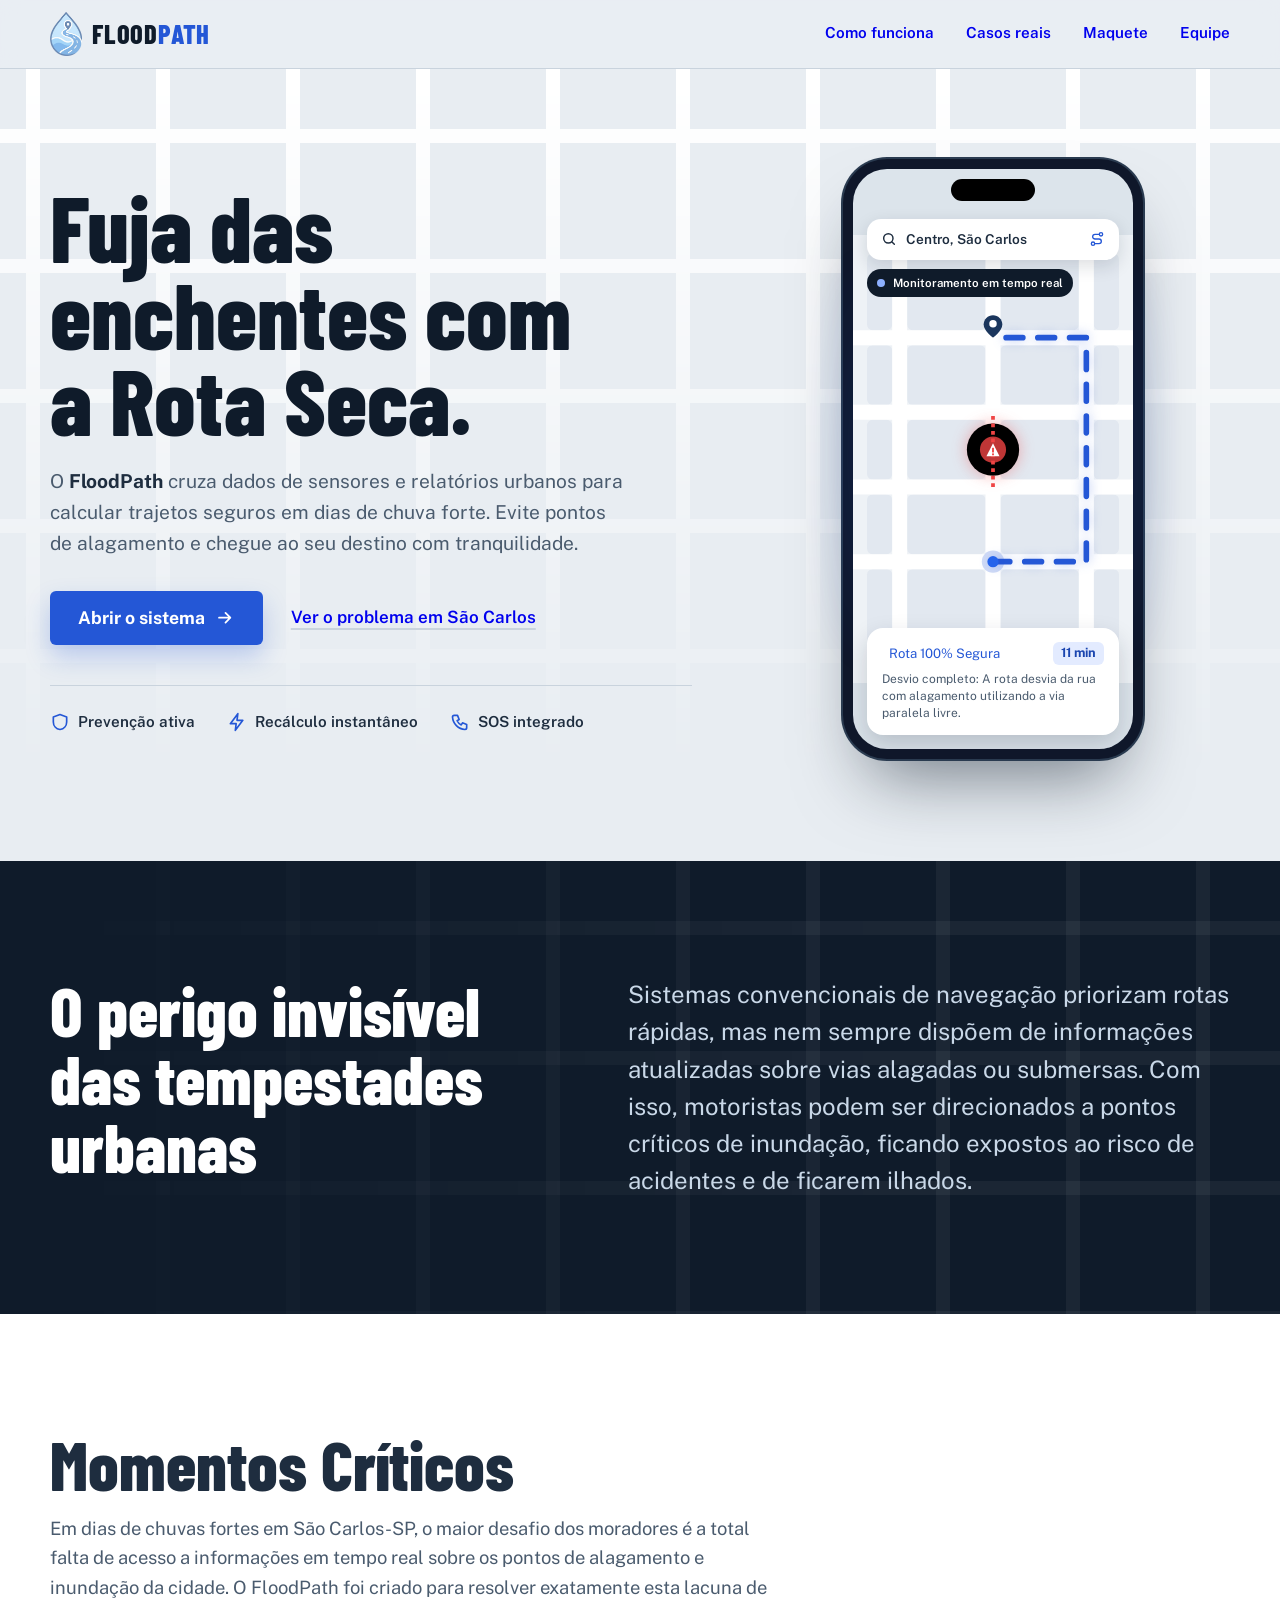
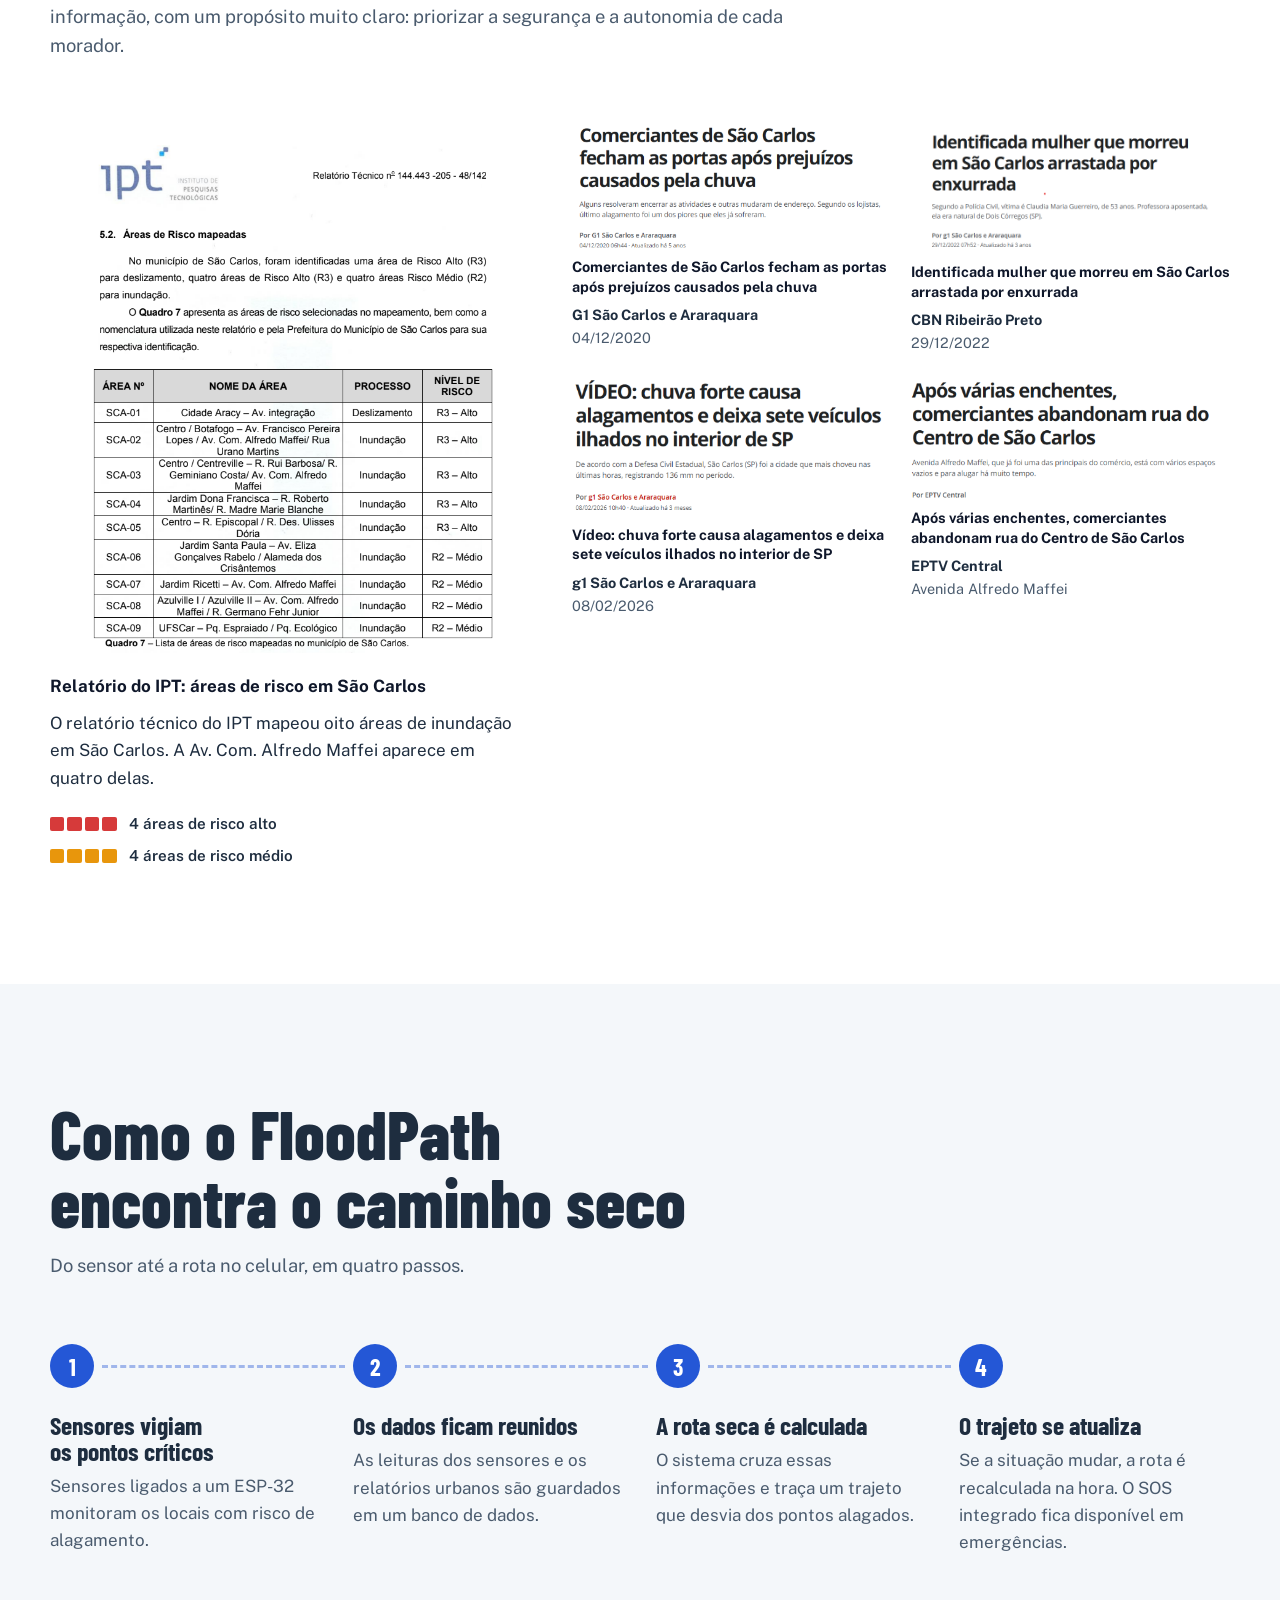
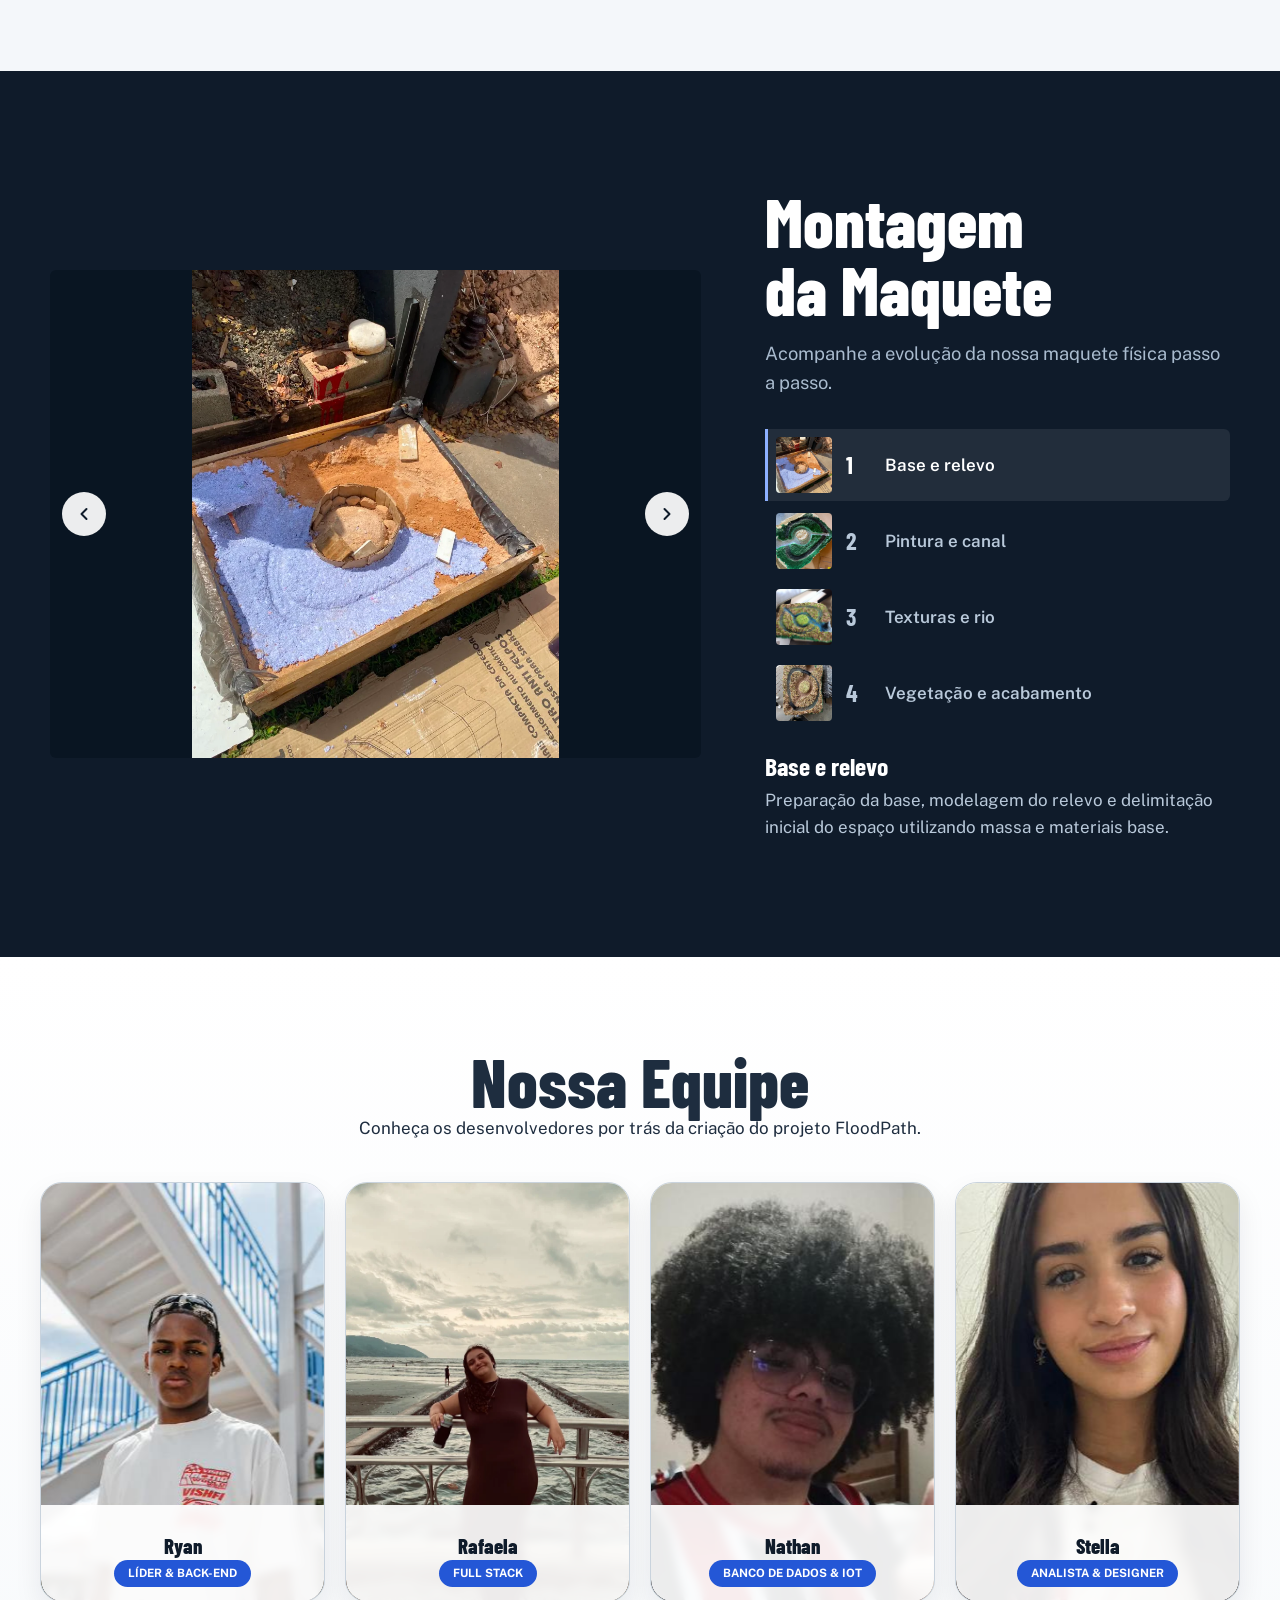
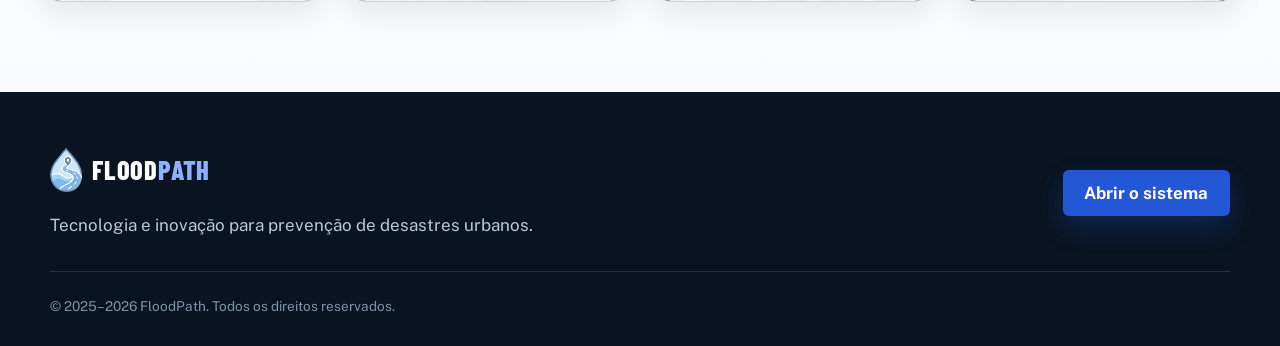
<file: index.html>
<!DOCTYPE html>
<html lang="pt-BR">

<head>
    <meta charset="UTF-8">
    <meta name="viewport" content="width=device-width, initial-scale=1.0">
    <title>FloodPath – Rota seca e segurança em tempo real</title>
    <meta name="description"
        content="O FloodPath cruza dados de sensores e relatórios urbanos para calcular trajetos seguros em dias de chuva forte.">
    <link rel="preconnect" href="https://fonts.googleapis.com">
    <link rel="preconnect" href="https://fonts.gstatic.com" crossorigin>
    <link
        href="https://fonts.googleapis.com/css2?family=Barlow+Condensed:wght@600;700;800&family=Public+Sans:wght@400;500;600;700&display=swap"
        rel="stylesheet">
    <link rel="icon" type="image/png" href="logo.png">
    <link rel="stylesheet" href="styleslanding.css">
</head>

<body>
    <a class="pular" href="#conteudo">Pular para o conteúdo</a>

    <header class="topo" id="topo">
        <div class="container topo-barra">
            <a class="marca" href="#topo" aria-label="FloodPath, início">
                <img class="marca-logo" src="logo.png" alt="" width="32" height="44">
                <span class="marca-nome">FLOOD<span>PATH</span></span>
            </a>
            <nav class="menu" aria-label="Principal">
                <a href="#como-funciona">Como funciona</a>
                <a href="#problema-sao-carlos">Casos reais</a>
                <a href="#processo-maquete">Maquete</a>
                <a href="#equipe">Equipe</a>
            </nav>
        </div>
    </header>

    <aside class="regua" aria-hidden="true">
        <div class="regua-trilho">
            <div class="regua-agua"></div>
        </div>
    </aside>

    <main id="conteudo">
        <section class="hero">
            <div class="container hero-grade">
                <div>
                    <h1>Fuja das enchentes com a Rota Seca.</h1>
                    <p class="hero-lead">O <strong>FloodPath</strong> cruza dados de sensores e relatórios urbanos para
                        calcular trajetos seguros em dias de chuva forte. Evite pontos de alagamento e chegue ao seu
                        destino com tranquilidade.</p>
                    <div class="hero-acoes">
                        <a class="btn btn-primario btn-grande link-sistema"
                            href="https://rafaela0011.github.io/FloodPathAtualizadoOutubro/">Abrir o sistema
                            <svg viewBox="0 0 24 24" fill="none" stroke="currentColor" stroke-width="2.2"
                                stroke-linecap="round" stroke-linejoin="round" aria-hidden="true">
                                <path d="M5 12h14M13 6l6 6-6 6" />
                            </svg></a>
                        <a class="link-texto" href="#problema-sao-carlos">Ver o problema em São Carlos</a>
                    </div>
                    <ul class="hero-fatos">
                        <li><svg viewBox="0 0 24 24" fill="none" stroke="currentColor" stroke-width="2"
                                stroke-linecap="round" stroke-linejoin="round" aria-hidden="true">
                                <path d="M12 3l8 3v6c0 4.5-3.2 8.3-8 9-4.8-.7-8-4.5-8-9V6l8-3z" />
                            </svg>Prevenção ativa</li>
                        <li><svg viewBox="0 0 24 24" fill="none" stroke="currentColor" stroke-width="2"
                                stroke-linecap="round" stroke-linejoin="round" aria-hidden="true">
                                <path d="M13 2L4 14h7l-1 8 9-12h-7l1-8z" />
                            </svg>Recálculo instantâneo</li>
                        <li><svg viewBox="0 0 24 24" fill="none" stroke="currentColor" stroke-width="2"
                                stroke-linecap="round" stroke-linejoin="round" aria-hidden="true">
                                <path
                                    d="M5 4h4l2 5-2.5 1.5a11 11 0 005 5L15 13l5 2v4a2 2 0 01-2 2A16 16 0 013 6a2 2 0 012-2z" />
                            </svg>SOS integrado</li>
                    </ul>
                </div>

                <div class="hero-visual">
                    <div class="phone-frame">
                        <div class="dynamic-island"></div>
                        <div class="phone-screen">
                            <div class="app-search-bar">
                                <svg viewBox="0 0 24 24" fill="none" stroke="currentColor" stroke-width="2.2"
                                    stroke-linecap="round" aria-hidden="true">
                                    <circle cx="11" cy="11" r="7" />
                                    <path d="M20 20l-3.5-3.5" />
                                </svg>
                                <span>Centro, São Carlos</span>
                                <svg viewBox="0 0 24 24" fill="none" stroke="currentColor" stroke-width="2"
                                    stroke-linecap="round" stroke-linejoin="round" aria-hidden="true">
                                    <circle cx="6" cy="19" r="2.5" />
                                    <circle cx="18" cy="5" r="2.5" />
                                    <path d="M8.5 19H15a3.5 3.5 0 000-7H9a3.5 3.5 0 010-7h6.5" />
                                </svg>
                            </div>

                            <svg class="map-svg" viewBox="0 0 300 480" xmlns="http://www.w3.org/2000/svg">
                                <rect width="300" height="480" fill="#eef2f6" />
                                <rect x="15" y="20" width="27" height="82" rx="6" fill="#e2e8f0" />
                                <rect x="58" y="20" width="84" height="82" rx="6" fill="#e2e8f0" />
                                <rect x="158" y="20" width="84" height="82" rx="6" fill="#e2e8f0" />
                                <rect x="258" y="20" width="27" height="82" rx="6" fill="#e2e8f0" />

                                <rect x="15" y="118" width="27" height="64" rx="6" fill="#e2e8f0" />
                                <rect x="58" y="118" width="84" height="64" rx="6" fill="#e2e8f0" />
                                <rect x="158" y="118" width="84" height="64" rx="6" fill="#e2e8f0" />
                                <rect x="258" y="118" width="27" height="64" rx="6" fill="#e2e8f0" />

                                <rect x="15" y="198" width="27" height="64" rx="6" fill="#e2e8f0" />
                                <rect x="58" y="198" width="84" height="64" rx="6" fill="#e2e8f0" />
                                <rect x="158" y="198" width="84" height="64" rx="6" fill="#e2e8f0" />
                                <rect x="258" y="198" width="27" height="64" rx="6" fill="#e2e8f0" />

                                <rect x="15" y="278" width="27" height="64" rx="6" fill="#e2e8f0" />
                                <rect x="58" y="278" width="84" height="64" rx="6" fill="#e2e8f0" />
                                <rect x="158" y="278" width="84" height="64" rx="6" fill="#e2e8f0" />
                                <rect x="258" y="278" width="27" height="64" rx="6" fill="#e2e8f0" />

                                <rect x="15" y="358" width="27" height="122" rx="6" fill="#e2e8f0" />
                                <rect x="58" y="358" width="84" height="122" rx="6" fill="#e2e8f0" />
                                <rect x="158" y="358" width="84" height="122" rx="6" fill="#e2e8f0" />
                                <rect x="258" y="358" width="27" height="122" rx="6" fill="#e2e8f0" />

                                <path d="M 0,110 L 300,110" stroke="#ffffff" stroke-width="16" />
                                <path d="M 0,190 L 300,190" stroke="#ffffff" stroke-width="16" />
                                <path d="M 0,270 L 300,270" stroke="#ffffff" stroke-width="16" />
                                <path d="M 0,350 L 300,350" stroke="#ffffff" stroke-width="16" />

                                <path d="M 50,0 L 50,480" stroke="#ffffff" stroke-width="16" />
                                <path d="M 150,0 L 150,480" stroke="#ffffff" stroke-width="16" />
                                <path d="M 250,0 L 250,480" stroke="#ffffff" stroke-width="16" />

                                <circle cx="150" cy="230" r="28" class="flood-hazard-zone" />
                                <circle cx="150" cy="230" r="14" fill="#ef4444" opacity="0.8" />
                                <path d="M 150,270 L 150,190" stroke="#ef4444" stroke-width="4" stroke-dasharray="4,4"
                                    fill="none" />

                                <g transform="translate(143, 223)">
                                    <path d="M 7,0 L 14,14 L 0,14 Z" fill="#ffffff" />
                                    <rect x="6" y="5" width="2" height="5" fill="#ef4444" />
                                    <rect x="6" y="11" width="2" height="2" fill="#ef4444" />
                                </g>

                                <path class="route-line" d="M 150,350 L 250,350 L 250,110 L 150,110" fill="none" />
                                <circle cx="150" cy="350" r="12" class="marker-user-pulse" />
                                <circle cx="150" cy="350" r="6" fill="#2563eb" />

                                <g transform="translate(140, 86)">
                                    <path
                                        d="M 10,0 C 4.5,0 0,4.5 0,10 C 0,17 10,24 10,24 C 10,24 20,17 20,10 C 20,4.5 15.5,0 10,0 Z"
                                        fill="#1b365d" />
                                    <circle cx="10" cy="9" r="4" fill="#ffffff" />
                                </g>
                            </svg>

                            <p class="celular-vivo"><span class="ponto-vivo"></span>Monitoramento em tempo real</p>

                            <div class="app-bottom-card">
                                <div class="card-status-header">
                                    <span class="tag-secunda"><i class="fa-solid fa-shield-check"></i> Rota 100%
                                        Segura</span>
                                    <span class="time-tag">11 min</span>
                                </div>
                                <p>Desvio completo: A rota desvia da rua com alagamento utilizando a via paralela livre.
                                </p>
                            </div>
                        </div>
                    </div>
                </div>
            </div>
        </section>

        <section class="secao escuro problema" id="solucao">
            <div class="container problema-grade">
                <h2>O perigo invisível das tempestades urbanas</h2>
                <p class="problema-texto">Sistemas convencionais de navegação priorizam rotas rápidas, mas nem sempre dispõem de informações atualizadas sobre vias alagadas ou submersas. Com isso, motoristas podem ser direcionados a pontos críticos de inundação, ficando expostos ao risco de acidentes e de ficarem ilhados.
</p>
            </div>
        </section>

        <section class="secao papel" id="problema-sao-carlos">
            <div class="container">
                <header class="secao-cabeca">
                    <h2> Momentos Críticos </h2>
                    <p>Em dias de chuvas fortes em São Carlos-SP, o maior desafio dos moradores é a total falta de acesso a
                        informações em tempo real sobre os pontos de alagamento e inundação da cidade. O FloodPath foi
                        criado para resolver exatamente esta lacuna de informação, com um propósito
                        muito claro: priorizar a segurança e a autonomia de cada morador.</p>
                </header>
                <div class="casos-grade">
                    <figure class="relatorio">
                        <a href="https://drive.google.com/file/d/1vR1L2_l8O7wPz2BOEyt5utUdbxp9kjbE/view?usp=sharing"
                            target="_blank" rel="noopener noreferrer"
                            aria-label="Abrir relatório técnico do IPT sobre áreas de inundação em São Carlos">
                            <img src="1ptareas.png"
                                alt="Quadro 7 do relatório técnico do IPT, com a lista de áreas de risco mapeadas em São Carlos"
                                loading="lazy">
                        </a>
                        <figcaption>
                            <a href="https://drive.google.com/file/d/1vR1L2_l8O7wPz2BOEyt5utUdbxp9kjbE/view?usp=sharing"
                                target="_blank" rel="noopener noreferrer" class="titulo-link">
                                Relatório do IPT: áreas de risco em São Carlos
                            </a>
                            <p>O relatório técnico do IPT mapeou oito áreas de inundação em São Carlos. A Av. Com.
                                Alfredo Maffei aparece em quatro delas.</p>
                            <ul class="legenda-risco">
                                <li><span class="pips" aria-hidden="true"><i></i><i></i><i></i><i></i></span>4 áreas de
                                    risco alto</li>
                                <li><span class="pips medio" aria-hidden="true"><i></i><i></i><i></i><i></i></span>4
                                    áreas de risco médio</li>
                            </ul>
                        </figcaption>
                    </figure>
                    <ul class="recortes">
                        <li>
                            <figure>
                                <a href="https://g1.globo.com/sp/sao-carlos-regiao/noticia/2020/12/04/comerciantes-de-sao-carlos-fecham-as-portas-apos-prejuizos-causados-pela-chuva.ghtml"
                                    target="_blank" rel="noopener noreferrer"
                                    aria-label="Abrir notícia sobre comerciantes de São Carlos">
                                    <img src="casosreais2.png"
                                        alt="Manchete: Comerciantes de São Carlos fecham as portas após prejuízos causados pela chuva"
                                        loading="lazy">
                                </a>
                                <figcaption>
                                    <a href="https://g1.globo.com/sp/sao-carlos-regiao/noticia/2020/12/04/comerciantes-de-sao-carlos-fecham-as-portas-apos-prejuizos-causados-pela-chuva.ghtml"
                                        target="_blank" rel="noopener noreferrer" class="titulo-link">
                                        Comerciantes de São Carlos fecham as portas após prejuízos causados pela chuva
                                    </a>
                                    <span class="fonte">G1 São Carlos e Araraquara</span> 04/12/2020
                                </figcaption>
                            </figure>
                        </li>
                        <li>
                            <figure>
                                <a href="https://g1.globo.com/sp/sao-carlos-regiao/noticia/2022/12/29/identificada-mulher-que-morreu-em-sao-carlos-arrastada-por-enxurrada.ghtml"
                                    target="_blank" rel="noopener noreferrer"
                                    aria-label="Abrir notícia sobre mulher morta em São Carlos">
                                    <img src="casosreais3.png"
                                        alt="Manchete: Mulher morre após ser levada pela enxurrada, em São Carlos"
                                        loading="lazy">
                                </a>
                                <figcaption>
                                    <a href="https://g1.globo.com/sp/sao-carlos-regiao/noticia/2022/12/29/identificada-mulher-que-morreu-em-sao-carlos-arrastada-por-enxurrada.ghtml"
                                        target="_blank" rel="noopener noreferrer" class="titulo-link">
                                        Identificada mulher que morreu em São Carlos arrastada por enxurrada
                                    </a>
                                    <span class="fonte">CBN Ribeirão Preto</span> 29/12/2022
                                </figcaption>
                            </figure>
                        </li>
                        <li>
                            <figure>
                                <a href="https://g1.globo.com/sp/sao-carlos-regiao/noticia/2026/02/08/chuva-intensa-causa-alagamentos-e-deixa-sete-veiculos-ilhados-no-interior-de-sp.ghtml"
                                    target="_blank" rel="noopener noreferrer"
                                    aria-label="Abrir notícia sobre alagamentos em São Carlos">
                                    <img src="casosreais4.png"
                                        alt="Manchete: chuva forte causa alagamentos e deixa sete veículos ilhados no interior de SP"
                                        loading="lazy">
                                </a>
                                <figcaption>
                                    <a href="https://g1.globo.com/sp/sao-carlos-regiao/noticia/2026/02/08/chuva-intensa-causa-alagamentos-e-deixa-sete-veiculos-ilhados-no-interior-de-sp.ghtml"
                                        target="_blank" rel="noopener noreferrer" class="titulo-link">
                                        Vídeo: chuva forte causa alagamentos e deixa sete veículos ilhados no interior
                                        de SP
                                    </a>
                                    <span class="fonte">g1 São Carlos e Araraquara</span> 08/02/2026
                                </figcaption>
                            </figure>
                        </li>
                        <li>
                            <figure>
                                <a href="https://g1.globo.com/sp/sao-carlos-regiao/noticia/2023/12/12/apos-varias-enchentes-comerciantes-abandonam-rua-do-centro-de-sao-carlos.ghtml"
                                    target="_blank" rel="noopener noreferrer"
                                    aria-label="Abrir notícia sobre comerciantes abandonando a rua do Centro de São Carlos">
                                    <img src="casosreais1.png"
                                        alt="Manchete: Após várias enchentes, comerciantes abandonam rua do Centro de São Carlos"
                                        loading="lazy">
                                </a>
                                <figcaption>
                                    <a href="https://g1.globo.com/sp/sao-carlos-regiao/noticia/2023/12/12/apos-varias-enchentes-comerciantes-abandonam-rua-do-centro-de-sao-carlos.ghtml"
                                        target="_blank" rel="noopener noreferrer" class="titulo-link">
                                        Após várias enchentes, comerciantes abandonam rua do Centro de São Carlos
                                    </a>
                                    <span class="fonte">EPTV Central</span> Avenida Alfredo Maffei
                                </figcaption>
                            </figure>
                        </li>
                    </ul>
                </div>
            </div>
        </section>

        <section class="secao" id="como-funciona">
            <div class="container">
                <header class="secao-cabeca">
                    <h2>Como o FloodPath encontra o caminho seco</h2>
                    <p>Do sensor até a rota no celular, em quatro passos.</p>
                </header>
                <ol class="passos">
                    <li class="passo"><span class="passo-num" aria-hidden="true">1</span>
                        <h3>Sensores vigiam os pontos críticos</h3>
                        <p>Sensores ligados a um ESP-32 monitoram os locais com risco de alagamento.</p>
                    </li>
                    <li class="passo"><span class="passo-num" aria-hidden="true">2</span>
                        <h3>Os dados ficam reunidos</h3>
                        <p>As leituras dos sensores e os relatórios urbanos são guardados em um banco de dados.</p>
                    </li>
                    <li class="passo"><span class="passo-num" aria-hidden="true">3</span>
                        <h3>A rota seca é calculada</h3>
                        <p>O sistema cruza essas informações e traça um trajeto que desvia dos pontos alagados.</p>
                    </li>
                    <li class="passo"><span class="passo-num" aria-hidden="true">4</span>
                        <h3>O trajeto se atualiza</h3>
                        <p>Se a situação mudar, a rota é recalculada na hora. O SOS integrado fica disponível em
                            emergências.</p>
                    </li>
                </ol>
            </div>
        </section>

        <section class="secao escuro" id="processo-maquete">
            <div class="container maquete-grade">
                <div class="maquete-palco">
                    <button class="ampliar" type="button" aria-label="Ampliar a imagem da etapa"><img id="maquete-img"
                            src="inicio.webp"
                            alt="Início da maquete: base de madeira com terra, massa azul modelando o relevo e uma ilha circular ao centro"></button>
                    <button class="seta seta-esq" type="button" aria-label="Etapa anterior"><svg viewBox="0 0 24 24"
                            width="20" height="20" fill="none" stroke="currentColor" stroke-width="2.4"
                            stroke-linecap="round" stroke-linejoin="round" aria-hidden="true">
                            <path d="M15 6l-6 6 6 6" />
                        </svg></button>
                    <button class="seta seta-dir" type="button" aria-label="Próxima etapa"><svg viewBox="0 0 24 24"
                            width="20" height="20" fill="none" stroke="currentColor" stroke-width="2.4"
                            stroke-linecap="round" stroke-linejoin="round" aria-hidden="true">
                            <path d="M9 6l6 6-6 6" />
                        </svg></button>
                </div>
                <div>
                    <h2>Montagem da Maquete</h2>
                    <p class="maquete-lead">Acompanhe a evolução da nossa maquete física passo a passo.</p>
                    <ol class="etapas">
                        <li><button class="etapa" type="button" aria-current="true"><img src="inicio.webp" alt=""
                                    width="56" height="56"><span class="etapa-num">1</span><span>Base e
                                    relevo</span></button></li>
                        <li><button class="etapa" type="button" aria-current="false"><img src="meio.webp" alt=""
                                    width="56" height="56"><span class="etapa-num">2</span><span>Pintura e
                                    canal</span></button></li>
                        <li><button class="etapa" type="button" aria-current="false"><img src="meio2.webp" alt=""
                                    width="56" height="56"><span class="etapa-num">3</span><span>Texturas e
                                    rio</span></button></li>
                        <li><button class="etapa" type="button" aria-current="false"><img src="fim.webp" alt=""
                                    width="56" height="56"><span class="etapa-num">4</span><span>Vegetação e
                                    acabamento</span></button></li>
                    </ol>
                    <div class="etapa-detalhe" aria-live="polite">
                        <h3 id="maquete-title">Base e relevo</h3>
                        <p id="maquete-description">Preparação da base, modelagem do relevo e delimitação inicial do
                            espaço utilizando massa e materiais base.</p>
                    </div>
                </div>
            </div>
        </section>

        <section class="team-section" id="equipe">
            <div class="section-container">
                <div class="section-title">
                    <h2>Nossa Equipe</h2>
                    <p>Conheça os desenvolvedores por trás da criação do projeto FloodPath.</p>
                </div>

                <div class="team-row">
                    <div class="team-card">
                        <div class="team-photo">
                            <img src="ryan.jpg" alt="Foto do Ryan" loading="lazy">
                        </div>
                        <div class="team-info">
                            <h3>Ryan</h3>
                            <span class="team-role">Líder &amp; Back-end</span>
                            <p>Responsável pelo desenvolvimento back-end, programação dos sensores e montagem do
                                hardware
                                integrado ao ESP-32.</p>
                            <div class="team-links">
                                <a href="https://github.com/ryanhsilva10-star" target="_blank" rel="noopener noreferrer"
                                    aria-label="GitHub do Ryan">GitHub</a>
                                <a href="https://www.linkedin.com/in/ryan-silva-020916303" target="_blank" rel="noopener noreferrer"
                                    aria-label="LinkedIn do Ryan">LinkedIn</a>
                            </div>
                        </div>
                    </div>

                    <div class="team-card">
                        <div class="team-photo">
                            <img src="rafa.webp" alt="Foto da Rafaela" loading="lazy">
                        </div>
                        <div class="team-info">
                            <h3>Rafaela</h3>
                            <span class="team-role">Full Stack</span>
                            <p>Desenvolveu o front-end da aplicação e prestou suporte técnico geral e auxílio integrado
                                a
                                todas as frentes do projeto.</p>
                            <div class="team-links">
                                <a href="https://github.com/Rafaela0011" target="_blank" rel="noopener noreferrer"
                                    aria-label="GitHub da Rafaela">GitHub</a>
                                <a href="https://www.linkedin.com/in/rafaela-sousa-37b919445" target="_blank" rel="noopener noreferrer"
                                    aria-label="LinkedIn da Rafaela">LinkedIn</a>
                            </div>
                        </div>
                    </div>

                    <div class="team-card">
                        <div class="team-photo">
                            <img src="nathan.jpg" alt="Foto do Nathan" loading="lazy">
                        </div>
                        <div class="team-info">
                            <h3>Nathan</h3>
                            <span class="team-role">Banco de Dados &amp; IoT</span>
                            <p>Estruturou a arquitetura do banco de dados e colaborou diretamente na programação IoT e
                                integração dos sensores com o ESP-32.</p>
                            <div class="team-links">
                                <a href="https://github.com/Kapooll" target="_blank" rel="noopener noreferrer"
                                    aria-label="GitHub do Nathan">GitHub</a>
                                <a href="https://www.linkedin.com/" target="_blank" rel="noopener noreferrer"
                                    aria-label="LinkedIn do Nathan">LinkedIn</a>
                            </div>
                        </div>
                    </div>

                    <div class="team-card">
                        <div class="team-photo">
                            <img src="stella.jpg" alt="Foto da Stella" loading="lazy">
                        </div>
                        <div class="team-info">
                            <h3>Stella</h3>
                            <span class="team-role">Analista &amp; Designer</span>
                            <p>Conduziu a análise de requisitos, elaborou a identidade visual (UX/UI) do sistema e
                                auxiliou
                                na construção da maquete física.</p>
                            <div class="team-links">
                                <a href="https://github.com/stellaribeiro" target="_blank" rel="noopener noreferrer"
                                    aria-label="GitHub da Stella">GitHub</a>
                                <a href="https://www.linkedin.com/" target="_blank" rel="noopener noreferrer"
                                    aria-label="LinkedIn da Stella">LinkedIn</a>
                            </div>
                        </div>
                    </div>
                </div>
            </div>
        </section>
    </main>

    <footer class="rodape escuro">
        <div class="container">
            <div class="rodape-topo">
                <div>
                    <span class="marca"><img class="marca-logo" src="logo.png" alt="" width="32" height="44"><span
                            class="marca-nome">FLOOD<span>PATH</span></span></span>
                    <p>Tecnologia e inovação para prevenção de desastres urbanos.</p>
                </div>
                <a class="btn btn-primario link-sistema"
                    href="https://rafaela0011.github.io/FloodPathAtualizadoOutubro/">Abrir o sistema</a>
            </div>
            <small>© 2025–2026 FloodPath. Todos os direitos reservados.</small>
        </div>
    </footer>

    <dialog class="modal" id="modal-imagem">
        <button class="modal-fechar" type="button" aria-label="Fechar imagem">×</button>
        <img id="modal-img" alt="">
    </dialog>

    <script src="scriptlanding.js"></script>
</body>

</html>
</file>
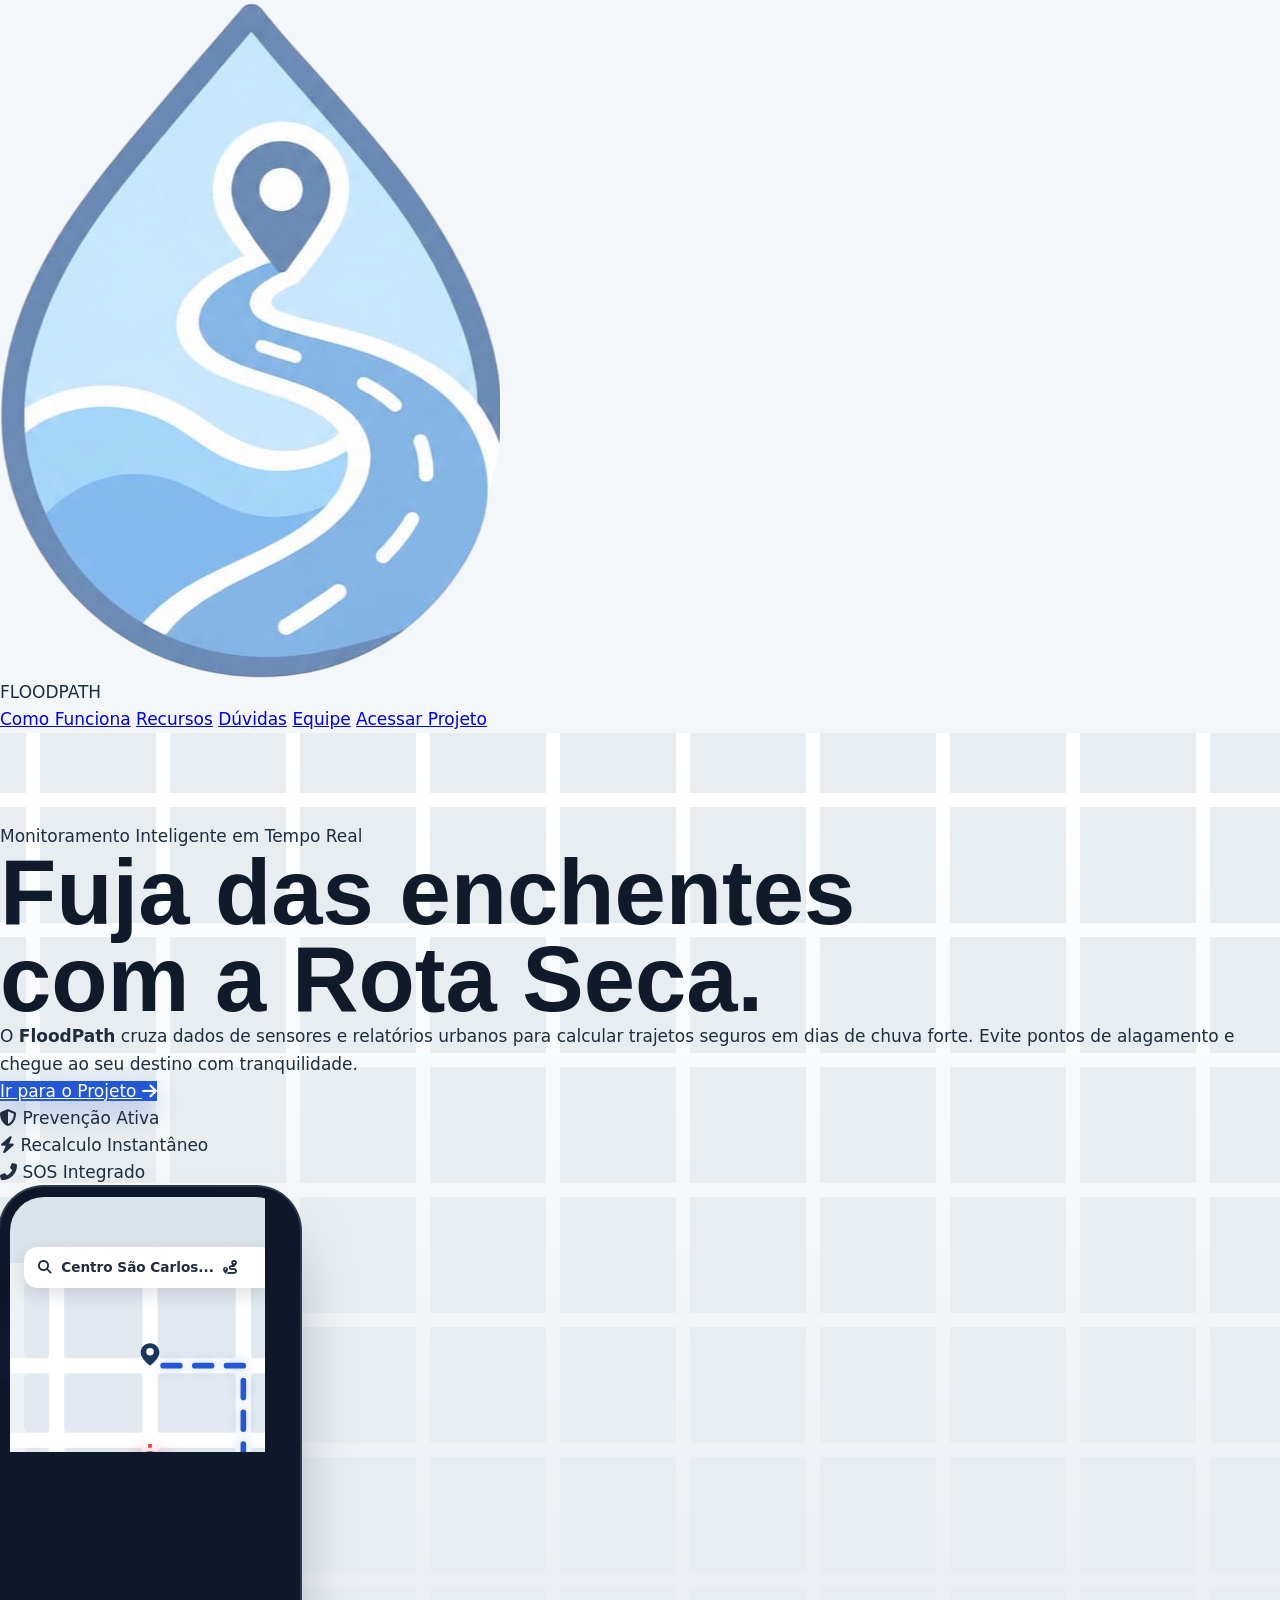
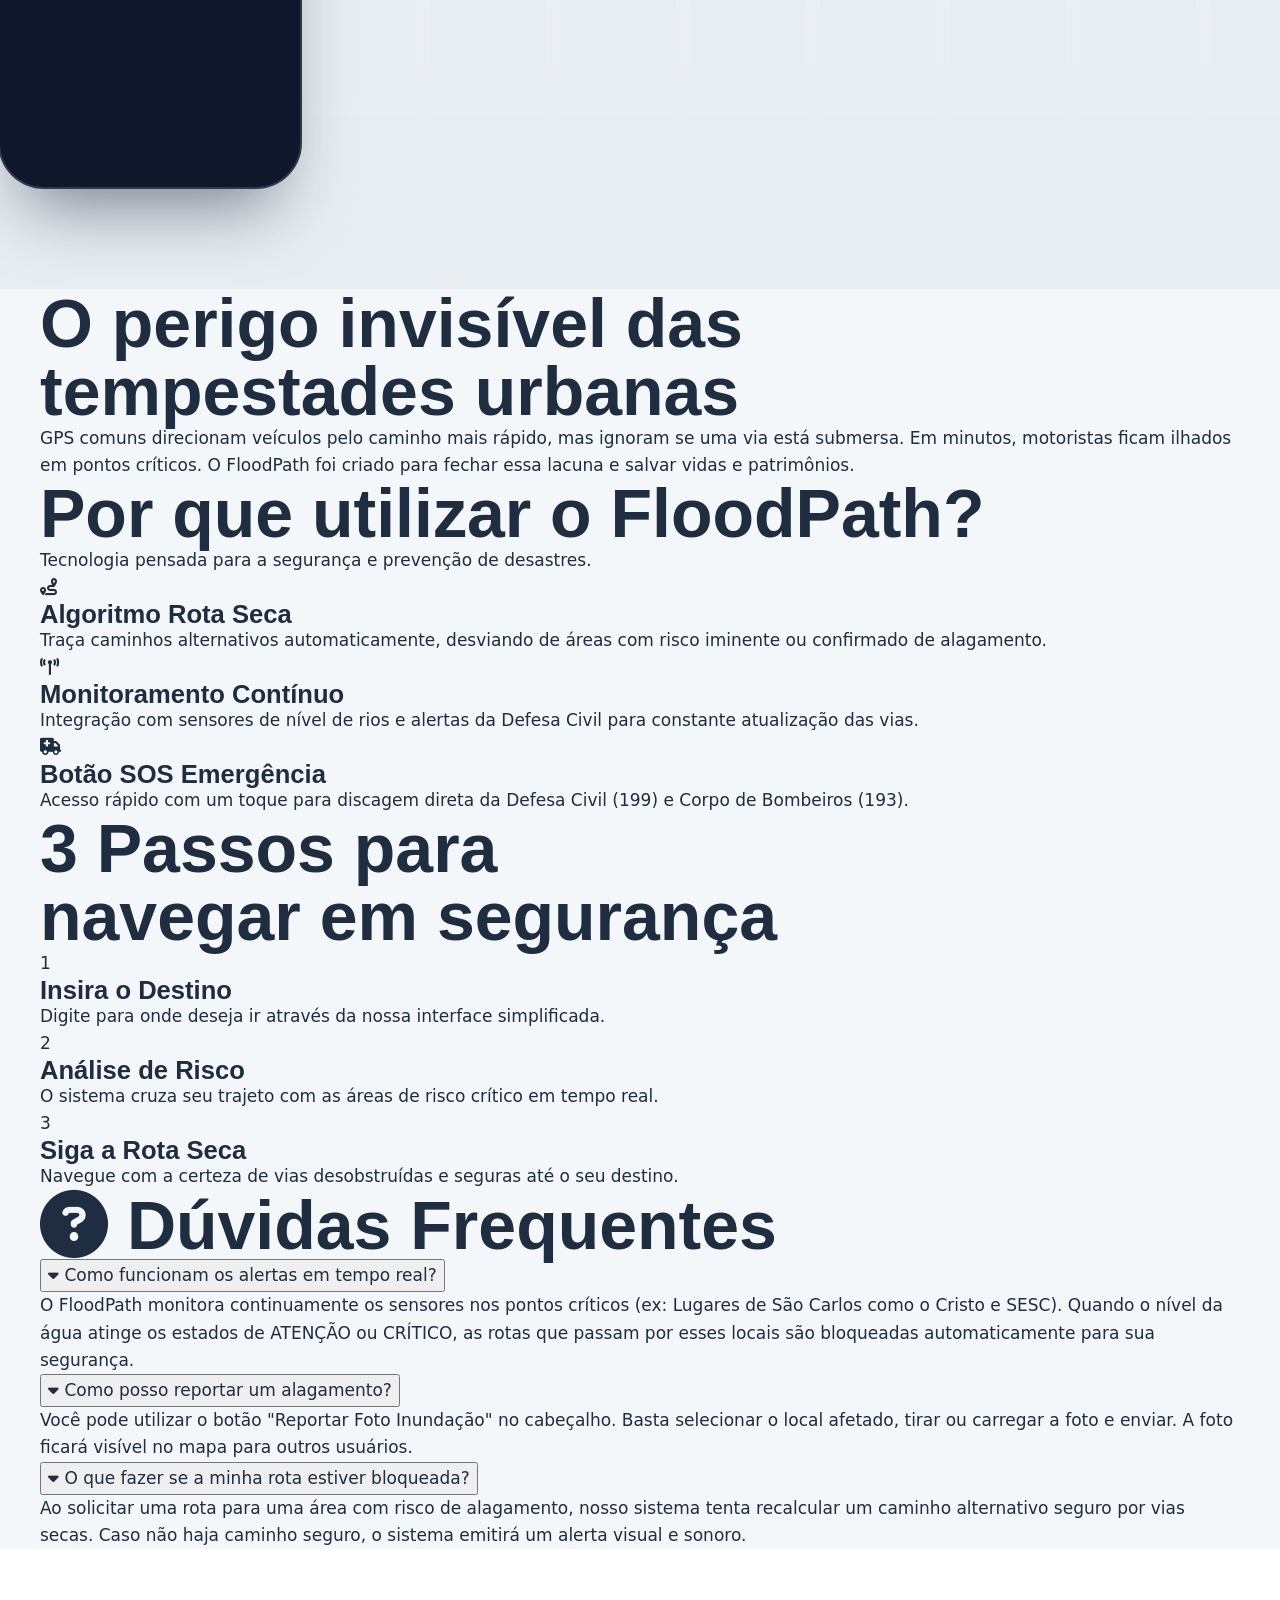
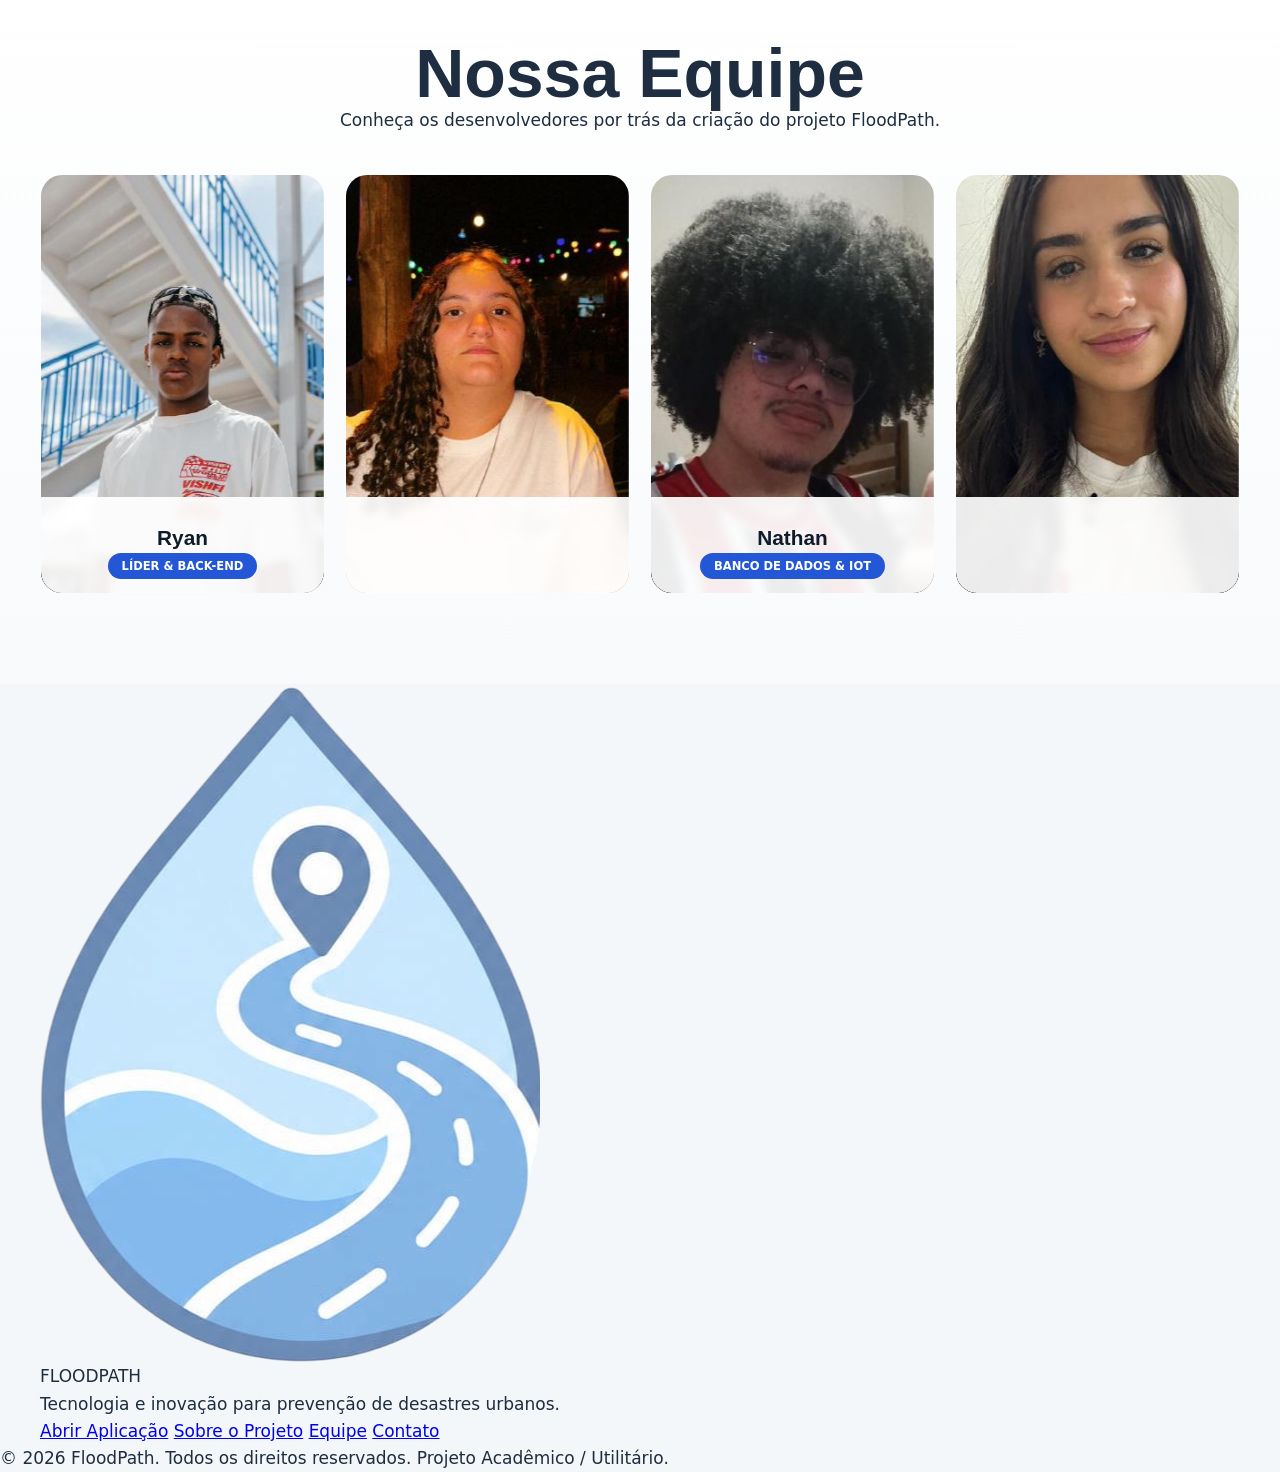
<file: indexlanding.html>
<!DOCTYPE html>
<html lang="pt-BR">

<head>
    <meta charset="UTF-8">
    <meta name="viewport" content="width=device-width, initial-scale=1.0">
    <title>FloodPath - Rota Seca & Segurança em Tempo Real</title>

    <!-- Google Fonts -->
    <link rel="preconnect" href="https://fonts.googleapis.com">
    <link rel="preconnect" href="https://fonts.gstatic.com" crossorigin>
    <link href="https://fonts.googleapis.com/css2?family=Inter:wght@400;500;600;700;800;900&display=swap"
        rel="stylesheet">
    <!-- Font Awesome (Ícones) -->
    <link rel="stylesheet" href="https://cdnjs.cloudflare.com/ajax/libs/font-awesome/6.4.0/css/all.min.css">

    <link rel="stylesheet" href="styleslanding.css">
</head>

<body>

    <div class="header-container">
        <header class="main-header">
            <div class="logo">
                <img src="logo.png" alt="Logo FloodPath" class="logo-img">
                FLOOD<span>PATH</span>
            </div>
            <nav class="nav-links">
                <a href="#solucao">Como Funciona</a>
                <a href="#beneficios">Recursos</a>
                <a href="#faq">Dúvidas</a>
                <a href="#equipe">Equipe</a>
                <a href="https://rafaela0011.github.io/FloodPath-atualiza-es-07-08/"
                    class="btn-acessar-sistema link-sistema" target="_blank">Acessar Projeto</a>
            </nav>
        </header>
    </div>

    <section class="hero">
        <div class="hero-container">
            <div class="hero-content">
                <div class="badge-status">
                    <span class="pulse-dot"></span> Monitoramento Inteligente em Tempo Real
                </div>
                <h1>Fuja das enchentes com a <span>Rota Seca</span>.</h1>
                <p>
                    O <strong>FloodPath</strong> cruza dados de sensores e relatórios urbanos para calcular trajetos
                    seguros em dias de chuva forte. Evite pontos de alagamento e chegue ao seu destino com
                    tranquilidade.
                </p>

                <!-- BOTÃO PARA ACESSAR O SISTEMA -->
                <div class="hero-cta">
                    <a href="https://rafaela0011.github.io/FloodPath-atualiza-es-07-08/"
                        class="btn-primario link-sistema" target="_blank">
                        Ir para o Projeto <i class="fa-solid fa-arrow-right"></i>
                    </a>
                </div>

                <div class="hero-proof">
                    <div class="proof-item">
                        <i class="fa-solid fa-shield-halved"></i>
                        <span>Prevenção Ativa</span>
                    </div>
                    <div class="proof-item">
                        <i class="fa-solid fa-bolt"></i>
                        <span>Recalculo Instantâneo</span>
                    </div>
                    <div class="proof-item">
                        <i class="fa-solid fa-phone-flip"></i>
                        <span>SOS Integrado</span>
                    </div>
                </div>
            </div>

            <div class="hero-mockup-wrapper">
                <div class="phone-frame">
                    <div class="dynamic-island"></div>
                    <div class="phone-screen">

                        <!-- Barra de Busca Simulada -->
                        <div class="app-search-bar">
                            <i class="fa-solid fa-magnifying-glass"></i>
                            <span>Centro São Carlos...</span>
                            <i class="fa-solid fa-route btn-icon-route"></i>
                        </div>

                        <!-- Mapa Vetorial SVG com o Desvio -->
                        <svg class="map-svg" viewBox="0 0 300 480" xmlns="http://www.w3.org/2000/svg">
                            <!-- Fundo do Mapa (Blocos da cidade) -->
                            <rect width="300" height="480" fill="#eef2f6" />

                            <!-- Linha 1 de Quadras -->
                            <rect x="15" y="20" width="27" height="82" rx="6" fill="#e2e8f0" />
                            <rect x="58" y="20" width="84" height="82" rx="6" fill="#e2e8f0" />
                            <rect x="158" y="20" width="84" height="82" rx="6" fill="#e2e8f0" />
                            <rect x="258" y="20" width="27" height="82" rx="6" fill="#e2e8f0" />

                            <!-- Linha 2 de Quadras -->
                            <rect x="15" y="118" width="27" height="64" rx="6" fill="#e2e8f0" />
                            <rect x="58" y="118" width="84" height="64" rx="6" fill="#e2e8f0" />
                            <rect x="158" y="118" width="84" height="64" rx="6" fill="#e2e8f0" />
                            <rect x="258" y="118" width="27" height="64" rx="6" fill="#e2e8f0" />

                            <!-- Linha 3 de Quadras (Onde ocorre o alagamento) -->
                            <rect x="15" y="198" width="27" height="64" rx="6" fill="#e2e8f0" />
                            <rect x="58" y="198" width="84" height="64" rx="6" fill="#e2e8f0" />
                            <rect x="158" y="198" width="84" height="64" rx="6" fill="#e2e8f0" />
                            <rect x="258" y="198" width="27" height="64" rx="6" fill="#e2e8f0" />

                            <!-- Linha 4 de Quadras -->
                            <rect x="15" y="278" width="27" height="64" rx="6" fill="#e2e8f0" />
                            <rect x="58" y="278" width="84" height="64" rx="6" fill="#e2e8f0" />
                            <rect x="158" y="278" width="84" height="64" rx="6" fill="#e2e8f0" />
                            <rect x="258" y="278" width="27" height="64" rx="6" fill="#e2e8f0" />

                            <!-- Linha 5 de Quadras -->
                            <rect x="15" y="358" width="27" height="122" rx="6" fill="#e2e8f0" />
                            <rect x="58" y="358" width="84" height="122" rx="6" fill="#e2e8f0" />
                            <rect x="158" y="358" width="84" height="122" rx="6" fill="#e2e8f0" />
                            <rect x="258" y="358" width="27" height="122" rx="6" fill="#e2e8f0" />

                            <!-- Malha Rodoviária (Ruas Brancas Horizontais) -->
                            <path d="M 0,110 L 300,110" stroke="#ffffff" stroke-width="16" />
                            <path d="M 0,190 L 300,190" stroke="#ffffff" stroke-width="16" />
                            <path d="M 0,270 L 300,270" stroke="#ffffff" stroke-width="16" />
                            <path d="M 0,350 L 300,350" stroke="#ffffff" stroke-width="16" />

                            <!-- Malha Rodoviária (Ruas Brancas Verticais) -->
                            <path d="M 50,0 L 50,480" stroke="#ffffff" stroke-width="16" />
                            <path d="M 150,0 L 150,480" stroke="#ffffff" stroke-width="16" />
                            <path d="M 250,0 L 250,480" stroke="#ffffff" stroke-width="16" />

                            <!-- ZONA DE ALAGAMENTO (AVENIDA CENTRAL BLOQUEADA) -->
                            <circle cx="150" cy="230" r="28" class="flood-hazard-zone" />
                            <circle cx="150" cy="230" r="14" fill="#ef4444" opacity="0.8" />

                            <!-- Caminho Original Bloqueado (Tracejado Vermelho) -->
                            <path d="M 150,270 L 150,190" stroke="#ef4444" stroke-width="4" stroke-dasharray="4,4"
                                fill="none" />

                            <!-- Ícone Alerta de Bloqueio (Centralizado na Zona) -->
                            <g transform="translate(143, 223)">
                                <path d="M 7,0 L 14,14 L 0,14 Z" fill="#ffffff" />
                                <rect x="6" y="5" width="2" height="5" fill="#ef4444" />
                                <rect x="6" y="11" width="2" height="2" fill="#ef4444" />
                            </g>

                            <!-- ROTA SECA COM DESVIO (LINHA AZUL ANIMADA) -->
                            <path class="route-line" d="M 150,350 L 250,350 L 250,110 L 150,110" fill="none" />

                            <!-- Marcador de Origem (Você) - Exatamente uma rua antes -->
                            <circle cx="150" cy="350" r="12" class="marker-user-pulse" />
                            <circle cx="150" cy="350" r="6" fill="#2563eb" />

                            <!-- Marcador de Destino - Exatamente uma rua depois -->
                            <g transform="translate(140, 86)">
                                <path
                                    d="M 10,0 C 4.5,0 0,4.5 0,10 C 0,17 10,24 10,24 C 10,24 20,17 20,10 C 20,4.5 15.5,0 10,0 Z"
                                    fill="#1b365d" />
                                <circle cx="10" cy="9" r="4" fill="#ffffff" />
                            </g>
                        </svg>

                        <!-- Card de Status Flutuante no App -->
                        <div class="app-bottom-card">
                            <div class="card-status-header">
                                <span class="tag-secunda"><i class="fa-solid fa-shield-check"></i> Rota 100%
                                    Segura</span>
                                <span class="time-tag">11 min</span>
                            </div>
                            <p>Desvio completo: A rota desvia da rua com alagamento utilizando a via paralela livre.</p>
                        </div>

                    </div>
                </div>
            </div>
        </div>
    </section>

    <section class="problem-section" id="solucao">
        <div class="section-container">
            <div class="problem-box">
                <h2>O perigo invisível das tempestades urbanas</h2>
                <p>
                    GPS comuns direcionam veículos pelo caminho mais rápido, mas ignoram se uma via está submersa. Em
                    minutos, motoristas ficam ilhados em pontos críticos. O FloodPath foi criado para fechar essa lacuna
                    e salvar vidas e patrimônios.
                </p>
            </div>
        </div>
    </section>

    <section class="features" id="beneficios">
        <div class="section-container">
            <div class="section-title">
                <h2>Por que utilizar o FloodPath?</h2>
                <p>Tecnologia pensada para a segurança e prevenção de desastres.</p>
            </div>

            <div class="features-grid">
                <div class="feature-card">
                    <div class="feature-icon"><i class="fa-solid fa-route"></i></div>
                    <h3>Algoritmo Rota Seca</h3>
                    <p>Traça caminhos alternativos automaticamente, desviando de áreas com risco iminente ou confirmado
                        de alagamento.</p>
                </div>

                <div class="feature-card">
                    <div class="feature-icon"><i class="fa-solid fa-tower-broadcast"></i></div>
                    <h3>Monitoramento Contínuo</h3>
                    <p>Integração com sensores de nível de rios e alertas da Defesa Civil para constante atualização das
                        vias.</p>
                </div>

                <div class="feature-card">
                    <div class="feature-icon"><i class="fa-solid fa-truck-medical"></i></div>
                    <h3>Botão SOS Emergência</h3>
                    <p>Acesso rápido com um toque para discagem direta da Defesa Civil (199) e Corpo de Bombeiros (193).
                    </p>
                </div>
            </div>
        </div>
    </section>

    <section class="how-it-works" id="como-funciona">
        <div class="section-container">
            <div class="section-title">
                <h2>3 Passos para navegar em segurança</h2>
            </div>
            <div class="steps-grid">
                <div class="step-card">
                    <div class="step-num">1</div>
                    <h3>Insira o Destino</h3>
                    <p>Digite para onde deseja ir através da nossa interface simplificada.</p>
                </div>
                <div class="step-card">
                    <div class="step-num">2</div>
                    <h3>Análise de Risco</h3>
                    <p>O sistema cruza seu trajeto com as áreas de risco crítico em tempo real.</p>
                </div>
                <div class="step-card">
                    <div class="step-num">3</div>
                    <h3>Siga a Rota Seca</h3>
                    <p>Navegue com a certeza de vias desobstruídas e seguras até o seu destino.</p>
                </div>
            </div>
        </div>
    </section>

    <!-- SEÇÃO FAQ -->
    <section class="faq" id="faq">
        <div class="section-container">
            <div class="section-title faq-header-title">
                <h2><i class="fa-solid fa-circle-question title-icon"></i> Dúvidas Frequentes</h2>
            </div>
            <div class="faq-list">
                <div class="faq-item active">
                    <button class="faq-question">
                        <span><i class="fa-solid fa-caret-down arrow-icon"></i> Como funcionam os alertas em tempo
                            real?</span>
                    </button>
                    <div class="faq-answer">
                        <p>O FloodPath monitora continuamente os sensores nos pontos críticos (ex: Lugares de São Carlos
                            como o Cristo e SESC). Quando o nível da água atinge os estados de ATENÇÃO ou CRÍTICO, as
                            rotas que passam por esses locais são bloqueadas automaticamente para sua segurança.</p>
                    </div>
                </div>

                <div class="faq-item active">
                    <button class="faq-question">
                        <span><i class="fa-solid fa-caret-down arrow-icon"></i> Como posso reportar um
                            alagamento?</span>
                    </button>
                    <div class="faq-answer">
                        <p>Você pode utilizar o botão "Reportar Foto Inundação" no cabeçalho. Basta selecionar o local
                            afetado, tirar ou carregar a foto e enviar. A foto ficará visível no mapa para outros
                            usuários.</p>
                    </div>
                </div>

                <div class="faq-item active">
                    <button class="faq-question">
                        <span><i class="fa-solid fa-caret-down arrow-icon"></i> O que fazer se a minha rota estiver
                            bloqueada?</span>
                    </button>
                    <div class="faq-answer">
                        <p>Ao solicitar uma rota para uma área com risco de alagamento, nosso sistema tenta recalcular
                            um caminho alternativo seguro por vias secas. Caso não haja caminho seguro, o sistema
                            emitirá um alerta visual e sonoro.</p>
                    </div>
                </div>
            </div>
        </div>
    </section>

    <!-- SEÇÃO EQUIPE -->
    <section class="team-section" id="equipe">
        <div class="section-container">
            <div class="section-title">
                <h2>Nossa Equipe</h2>
                <p>Conheça os desenvolvedores por trás da criação do projeto FloodPath.</p>
            </div>

            <div class="team-row">
                <!-- RYAN -->
                <div class="team-card">
                    <div class="team-photo">
                        <img src="ryan.jpg" alt="Foto do Ryan"
                            onerror="this.src='https://via.placeholder.com/400x500/ffffff/1b365d?text=Ryan'">
                    </div>
                    <div class="team-info">
                        <h3>Ryan</h3>
                        <span class="team-role">Líder & Back-end</span>
                        <p>Responsável pelo desenvolvimento back-end, programação dos sensores e montagem do hardware
                            integrado ao ESP-32.</p>
                    </div>
                </div>

                <!-- RAFAELA -->
                <div class="team-card">
                    <div class="team-photo">
                        <img src="rafa.jpg" alt="Foto da Rafaela"
                            onerror="this.src='https://via.placeholder.com/400x500/ffffff/1b365d?text=Rafaela'">
                    </div>
                    <div class="team-info">
                        <h3>Rafaela</h3>
                        <span class="team-role">Full Stack</span>
                        <p>Desenvolveu o front-end da aplicação e prestou suporte técnico geral e auxílio integrado a
                            todas as frentes do projeto.</p>
                    </div>
                </div>

                <!-- NATHAN -->
                <div class="team-card">
                    <div class="team-photo">
                        <img src="nathan.jpg" alt="Foto do Nathan"
                            onerror="this.src='https://via.placeholder.com/400x500/ffffff/1b365d?text=Nathan'">
                    </div>
                    <div class="team-info">
                        <h3>Nathan</h3>
                        <span class="team-role">Banco de Dados & IoT</span>
                        <p>Estruturou a arquitetura do banco de dados e colaborou diretamente na programação IoT e
                            integração dos sensores com o ESP-32.</p>
                    </div>
                </div>

                <!-- STELLA -->
                <div class="team-card">
                    <div class="team-photo">
                        <img src="stella.jpg" alt="Foto da Stella"
                            onerror="this.src='https://via.placeholder.com/400x500/ffffff/1b365d?text=Stella'">
                    </div>
                    <div class="team-info">
                        <h3>Stella</h3>
                        <span class="team-role">Analista & Designer</span>
                        <p>Conduziu a análise de requisitos, elaborou a identidade visual (UX/UI) do sistema e auxiliou
                            na construção da maquete física.</p>
                    </div>
                </div>
            </div>
        </div>
    </section>

    <footer class="main-footer">
        <div class="section-container footer-content">
            <div class="footer-brand">
                <div class="logo">
                    <img src="logo.png" alt="Logo FloodPath" class="logo-img">
                    FLOOD<span>PATH</span>
                </div>
                <p>Tecnologia e inovação para prevenção de desastres urbanos.</p>
            </div>
            <div class="footer-links">
                <a href="https://rafaela0011.github.io/FloodPath-atualiza-es-07-08/" class="link-sistema"
                    target="_blank">Abrir Aplicação</a>
                <a href="#solucao">Sobre o Projeto</a>
                <a href="#equipe">Equipe</a>
                <a href="mailto:suporte@floodpath.com">Contato</a>
            </div>
        </div>
        <div class="footer-bottom">
            <p>&copy; 2026 FloodPath. Todos os direitos reservados. Projeto Acadêmico / Utilitário.</p>
        </div>
    </footer>

    <!-- INCLUSÃO DO ARQUIVO JAVASCRIPT -->
    <script src="scriptlanding.js"></script>
</body>

</html>
</file>
<file: styleslanding.css>
:root {
    --asfalto: #0F1B2A;
    --mapa: #E8EDF2;
    --claro: #F4F7FA;
    --rota: #2457D6;
    --rota-esc: #1B46B0;
    --rota-clara: #8DB0FF;
    --agua: #A9D2F5;
    --risco-alto: #D63A3A;
    --risco-medio: #E8960C;
    --texto: #1E2D3F;
    --suave: #4A5B6E;
    --linha: #C9D3DD;
    --nivel: 0;
    --titulo: 'Barlow Condensed', 'Arial Narrow', sans-serif;
    --corpo: 'Public Sans', system-ui, -apple-system, 'Segoe UI', sans-serif;
    --raio: 6px
}

*,
*::before,
*::after {
    box-sizing: border-box
}

html {
    scroll-behavior: smooth;
    scroll-padding-top: 5.5rem;
    scrollbar-width: none;
    -ms-overflow-style: none;
}

html::-webkit-scrollbar {
    width: 0;
    height: 0;
    display: none;
}

body {
    margin: 0;
    font: 400 1.0625rem/1.6 var(--corpo);
    color: var(--texto);
    background: var(--claro)
}

img,
svg {
    display: block;
    max-width: 100%
}

h1,
h2,
h3,
p,
ul,
ol,
figure {
    margin: 0
}

ul,
ol {
    padding: 0;
    list-style: none
}

h1,
h2,
h3 {
    font-family: var(--titulo);
    font-weight: 800;
    line-height: 1;
    text-wrap: balance
}

h2 {
    font-size: clamp(2.5rem, 5.4vw, 4.25rem)
}

h3 {
    font-size: 1.6rem;
    font-weight: 700
}

button {
    font: inherit;
    color: inherit
}

:focus-visible {
    outline: 3px solid var(--rota);
    outline-offset: 3px
}

.escuro :focus-visible {
    outline-color: var(--rota-clara)
}

.pular {
    position: absolute;
    left: 1rem;
    top: -4rem;
    z-index: 99;
    padding: .6rem 1rem;
    background: #fff;
    border-radius: var(--raio)
}

.pular:focus {
    top: 1rem
}

.container {
    width: min(1180px, 100% - 2.5rem);
    margin-inline: auto
}

/* Topo */
.topo {
    position: sticky;
    top: 0;
    z-index: 50;
    background: rgba(232, 237, 242, .9);
    backdrop-filter: blur(10px);
    border-bottom: 1px solid var(--linha)
}

.topo-barra {
    display: flex;
    align-items: center;
    justify-content: space-between;
    gap: 1.5rem;
    min-height: 4.25rem
}

.marca {
    display: inline-flex;
    align-items: center;
    gap: .6rem;
    text-decoration: none
}

.marca-logo {
    height: 2.75rem;
    width: auto
}

.marca-nome {
    font-family: var(--titulo);
    font-weight: 800;
    font-size: 1.65rem;
    letter-spacing: .03em;
    line-height: 1;
    color: var(--asfalto)
}

.marca-nome span {
    color: var(--rota)
}

.menu {
    display: flex;
    align-items: center;
    gap: 2rem
}

.menu a:not(.btn) {
    text-decoration: none;
    font-weight: 600;
    font-size: .95rem;
    padding-block: .35rem;
    border-bottom: 2px solid transparent
}

.menu a:not(.btn):hover {
    border-bottom-color: var(--rota)
}

/* Botões */
.btn {
    display: inline-flex;
    align-items: center;
    justify-content: center;
    gap: .65rem;
    padding: .8rem 1.35rem;
    border-radius: var(--raio);
    font-weight: 700;
    line-height: 1.2;
    text-decoration: none;
    transition: background-color .22s, transform .22s, box-shadow .22s, filter .22s;
    position: relative;
    overflow: hidden;
}

.btn svg {
    width: 1.1em;
    height: 1.1em
}

.btn-primario {
    background: var(--rota);
    color: #fff;
    box-shadow: 0 12px 24px rgba(36, 87, 214, .25);
    animation: ctaPulse 3.2s ease-in-out infinite;
}

.btn-primario:hover {
    background: var(--rota-esc);
    box-shadow: 0 17px 30px rgba(36, 87, 214, .35);
    filter: brightness(1.05);
    transform: translateY(-2px);
}

.btn-primario:active {
    transform: translateY(1px)
}

.btn-compacto {
    padding: .6rem 1rem;
    font-size: .95rem
}

.btn-grande {
    padding: 1.05rem 1.75rem;
    font-size: 1.1rem
}

.link-texto {
    font-weight: 600;
    text-decoration: underline;
    text-decoration-thickness: 2px;
    text-underline-offset: .3em;
    text-decoration-color: var(--linha)
}

.link-texto:hover {
    text-decoration-color: var(--rota)
}

/* Régua de nível: a página "enche" conforme a leitura */
.regua {
    display: none;
    position: fixed;
    right: 14px;
    top: 50%;
    transform: translateY(-50%);
    z-index: 40;
    width: 26px;
    height: min(52vh, 420px);
    padding: 10px 8px;
    border-radius: 999px;
    background: rgba(255, 255, 255, .93);
    border: 1px solid var(--linha);
    pointer-events: none
}

.regua-trilho {
    position: relative;
    height: 100%;
    overflow: hidden;
    border-radius: 999px;
    background: var(--mapa)
}

.regua-trilho::after {
    content: "";
    position: absolute;
    inset: 0;
    background: linear-gradient(0deg, rgba(15, 27, 42, .4) 1px, transparent 1px) 0 0/100% 10%
}

.regua-agua {
    position: absolute;
    inset: auto 0 0;
    height: calc(var(--nivel) * 100%);
    background: var(--agua);
    border-top: 2px solid var(--rota)
}

@media (max-width:760px) {
    .regua {
        display: block;
        width: 20px;
        height: 200px;
        right: 8px;
        padding: 8px 6px;
    }
}

@media (min-width:1360px) {
    .regua {
        display: block
    }
}

/* Hero */
.hero {
    position: relative;
    isolation: isolate;
    overflow: hidden;
    background: var(--mapa);
    padding-block: clamp(3rem, 7vw, 6rem) clamp(4rem, 8vw, 7rem)
}

.hero::before {
    content: "";
    position: absolute;
    inset: 0;
    z-index: -1;
    background: linear-gradient(90deg, transparent calc(100% - 14px), #fff 0) 40px 0/130px 130px, linear-gradient(0deg, transparent calc(100% - 14px), #fff 0) 0 60px/130px 130px;
    -webkit-mask-image: linear-gradient(180deg, #000, transparent 90%);
    mask-image: linear-gradient(180deg, #000, transparent 90%)
}

.hero-grade {
    display: grid;
    grid-template-columns: minmax(0, 1.15fr) minmax(0, .85fr);
    gap: clamp(2rem, 5vw, 5rem);
    align-items: center
}

.hero h1 {
    font-size: clamp(3rem, 7.2vw, 6rem);
    line-height: .94;
    color: var(--asfalto);
    animation: headlineReveal 0.9s cubic-bezier(.22, 1, .36, 1) both;
}

.hero-lead {
    max-width: 48ch;
    margin: 1.5rem 0 2rem;
    font-size: 1.2rem;
    color: var(--suave);
    animation: fadeUp 1s ease-out 0.15s both;
}

.hero-lead strong {
    color: var(--texto)
}

.hero-acoes {
    display: flex;
    flex-wrap: wrap;
    align-items: center;
    gap: 1rem 1.75rem;
    animation: fadeUp 1s ease-out 0.25s both;
}

.hero-fatos {
    display: flex;
    flex-wrap: wrap;
    gap: .75rem 2rem;
    margin-top: 2.5rem;
    padding-top: 1.5rem;
    border-top: 1px solid var(--linha)
}

.hero-fatos li {
    animation: fadeUp 0.8s ease-out both;
}

.hero-fatos li:nth-child(2) {
    animation-delay: 0.1s;
}

.hero-fatos li:nth-child(3) {
    animation-delay: 0.2s;
}

.hero-fatos li {
    display: flex;
    align-items: center;
    gap: .5rem;
    font-weight: 600;
    font-size: .95rem
}

.hero-fatos svg {
    width: 1.25rem;
    height: 1.25rem;
    color: var(--rota)
}

/* Celular com a demonstração da rota */
.hero-visual {
    display: flex;
    justify-content: center;
    perspective: 1200px;
    animation: heroFloat 7s ease-in-out infinite alternate;
}

.phone-frame,
.celular {
    position: relative;
    width: min(300px, 78vw);
    aspect-ratio: 1/2;
    padding: 10px;
    border-radius: 44px;
    background: #0f172a;
    box-shadow: 0 0 0 2px #2A3B50, 0 40px 70px -25px rgba(15, 27, 42, .55);
    transform-style: preserve-3d;
    transition: transform 0.55s cubic-bezier(0.22, 1, 0.36, 1), box-shadow 0.45s ease;
    will-change: transform
}

.phone-frame::after,
.celular::after {
    content: "";
    position: absolute;
    inset: -10px;
    border-radius: 50px;
    background: radial-gradient(circle, rgba(36, 87, 214, 0.28), transparent 72%);
    filter: blur(18px);
    z-index: -1;
    opacity: .9;
    animation: haloPulse 5s ease-in-out infinite alternate;
}

.dynamic-island,
.celular-ilha {
    position: absolute;
    top: 20px;
    left: 50%;
    transform: translateX(-50%);
    z-index: 5;
    width: 84px;
    height: 22px;
    border-radius: 12px;
    background: #000
}

.phone-screen,
.celular-tela {
    position: relative;
    width: 100%;
    height: 100%;
    overflow: hidden;
    border-radius: 34px;
    background: #DCE4EB;
    animation: screenFloat 6s ease-in-out infinite alternate;
}

.mapa-svg,
.map-svg {
    width: 100%;
    height: 100%
}

.app-search-bar,
.celular-busca {
    position: absolute;
    top: 50px;
    left: 14px;
    right: 14px;
    z-index: 3;
    display: flex;
    align-items: center;
    gap: .6rem;
    padding: .6rem .85rem;
    border-radius: 14px;
    background: #fff;
    box-shadow: 0 6px 18px rgba(15, 27, 42, .14);
    font-size: .85rem;
    font-weight: 600
}

.app-search-bar svg,
.celular-busca svg {
    flex: none;
    width: 1rem;
    height: 1rem
}

.app-search-bar svg:last-child,
.celular-busca svg:last-child {
    margin-left: auto;
    color: var(--rota)
}

.celular-vivo {
    position: absolute;
    top: 100px;
    left: 14px;
    z-index: 3;
    display: inline-flex;
    align-items: center;
    gap: .45rem;
    padding: .3rem .65rem;
    border-radius: 999px;
    background: var(--asfalto);
    color: #fff;
    font-size: .72rem;
    font-weight: 600
}

.ponto-vivo {
    width: .5rem;
    height: .5rem;
    border-radius: 50%;
    background: var(--rota-clara);
    animation: vivo 1.8s ease-out infinite
}

.app-bottom-card,
.celular-cartao {
    position: absolute;
    left: 14px;
    right: 14px;
    bottom: 14px;
    z-index: 3;
    padding: .85rem .95rem;
    border-radius: 16px;
    background: #fff;
    box-shadow: 0 10px 24px rgba(15, 27, 42, .18)
}

.card-status-header,
.celular-cartao-topo {
    display: flex;
    justify-content: space-between;
    align-items: center;
    margin-bottom: .35rem
}

.tag-secunda,
.selo-seguro {
    display: inline-flex;
    align-items: center;
    gap: .4rem;
    color: var(--rota);
    font-size: .82rem
}

.tag-secunda svg,
.selo-seguro svg {
    width: 1rem;
    height: 1rem
}

.time-tag,
.tempo {
    padding: .1rem .5rem;
    border-radius: 6px;
    background: #E3EBFF;
    color: var(--rota-esc);
    font-size: .8rem;
    font-weight: 700
}

.app-bottom-card p,
.celular-cartao p {
    font-size: .75rem;
    line-height: 1.4;
    color: var(--suave)
}

.alagamento-pulso,
.usuario-pulso {
    transform-box: fill-box;
    transform-origin: center
}

.alagamento-pulso {
    animation: alagar 2.4s ease-in-out infinite
}

.usuario-pulso {
    animation: usuario 1.8s ease-out infinite
}

.flood-hazard-zone {
    animation: hazardPulse 2.8s ease-in-out infinite;
    transform-origin: center;
    filter: drop-shadow(0 0 8px rgba(239, 68, 68, 0.4));
}

.marker-user-pulse {
    animation: markerPulse 1.8s ease-out infinite;
    transform-origin: center;
    fill: rgba(36, 87, 214, 0.22);
}

.route-line {
    fill: none;
    stroke: var(--rota);
    stroke-width: 6;
    stroke-linecap: round;
    stroke-linejoin: round;
    stroke-dasharray: 18 16;
    stroke-dashoffset: 0;
    opacity: 1;
    filter: drop-shadow(0 0 6px rgba(36, 87, 214, 0.35));
    animation: drawRoute 2.8s linear infinite, routeGlow 2.8s ease-in-out infinite;
}

@keyframes alagar {

    0%,
    100% {
        transform: scale(.8);
        opacity: .35
    }

    50% {
        transform: scale(1.1);
        opacity: .12
    }
}

@keyframes usuario {
    0% {
        transform: scale(.8);
        opacity: .5
    }

    100% {
        transform: scale(2.4);
        opacity: 0
    }
}

@keyframes heroFloat {
    0% {
        transform: translateY(-8px);
    }

    100% {
        transform: translateY(10px);
    }
}

@keyframes screenFloat {
    0% {
        transform: translateY(0px);
    }

    100% {
        transform: translateY(-6px);
    }
}

@keyframes haloPulse {
    0% {
        opacity: 0.45;
        transform: scale(0.98);
    }

    100% {
        opacity: 0.9;
        transform: scale(1.04);
    }
}

@keyframes hazardPulse {

    0%,
    100% {
        transform: scale(0.98);
        opacity: .75;
    }

    50% {
        transform: scale(1.08);
        opacity: 1;
    }
}

@keyframes markerPulse {
    0% {
        transform: scale(0.9);
        opacity: 0.6;
    }

    100% {
        transform: scale(1.7);
        opacity: 0;
    }
}

@keyframes routeGlow {

    0%,
    100% {
        opacity: .8;
    }

    50% {
        opacity: 1;
    }
}

@keyframes fadeUp {
    0% {
        opacity: 0;
        transform: translateY(16px);
    }

    100% {
        opacity: 1;
        transform: translateY(0);
    }
}

@keyframes headlineReveal {
    0% {
        opacity: 0;
        transform: translateY(20px) scale(0.98);
    }

    100% {
        opacity: 1;
        transform: translateY(0) scale(1);
    }
}

@keyframes cardReveal {
    0% {
        opacity: 0;
        transform: translateY(24px);
    }

    100% {
        opacity: 1;
        transform: translateY(0);
    }
}

@keyframes ctaPulse {

    0%,
    100% {
        box-shadow: 0 12px 24px rgba(36, 87, 214, .25);
    }

    50% {
        box-shadow: 0 14px 28px rgba(36, 87, 214, .38);
    }
}

@keyframes overlayRise {
    0% {
        clip-path: inset(100% 0 0 0 round 22px);
        opacity: 0.2;
    }

    100% {
        clip-path: inset(0 0 0 0 round 22px);
        opacity: 1;
    }
}

@keyframes infoContentRise {
    0% {
        opacity: 0;
        transform: translateY(34px) scale(0.98);
    }

    55% {
        opacity: 1;
    }

    100% {
        opacity: 1;
        transform: translateY(0) scale(1);
    }
}

@keyframes drawRoute {
    0% {
        stroke-dashoffset: 0;
        opacity: 1;
    }

    50% {
        stroke-dashoffset: -120;
        opacity: 1;
    }

    100% {
        stroke-dashoffset: -240;
        opacity: 1;
    }
}

@keyframes vivo {
    0% {
        box-shadow: 0 0 0 0 rgba(141, 176, 255, .7)
    }

    100% {
        box-shadow: 0 0 0 8px rgba(141, 176, 255, 0)
    }
}

/* Seções */
.secao {
    padding-block: clamp(4rem, 9vw, 7.5rem)
}

.papel {
    background: #fff
}

.mapa {
    background: var(--mapa)
}

.escuro {
    background: var(--asfalto);
    color: #DCE6F0
}

.escuro h2,
.escuro h3 {
    color: #fff
}

.secao-cabeca {
    max-width: 46rem;
    margin-bottom: clamp(2.5rem, 5vw, 4rem)
}

.secao-cabeca p {
    margin-top: 1rem;
    font-size: 1.15rem;
    color: var(--suave)
}

.problema {
    position: relative;
    isolation: isolate;
    overflow: hidden
}

.problema::before {
    content: "";
    position: absolute;
    inset: 0;
    z-index: -1;
    background: linear-gradient(90deg, transparent calc(100% - 14px), rgba(255, 255, 255, .05) 0) 40px 0/130px 130px, linear-gradient(0deg, transparent calc(100% - 14px), rgba(255, 255, 255, .05) 0) 0 60px/130px 130px;
    -webkit-mask-image: linear-gradient(90deg, transparent, #000 70%);
    mask-image: linear-gradient(90deg, transparent, #000 70%)
}

.problema-grade {
    display: grid;
    grid-template-columns: minmax(0, 5fr) minmax(0, 6fr);
    gap: clamp(2rem, 6vw, 6rem);
    align-items: start
}

.problema-texto {
    max-width: 34em;
    font-size: clamp(1.2rem, 2vw, 1.5rem);
    line-height: 1.55;
    color: #C9D8E8
}

/* Como funciona: o trajeto tracejado liga os passos */
.passos {
    display: grid;
    grid-template-columns: repeat(4, minmax(0, 1fr));
    gap: 2rem
}

.passo {
    position: relative;
    padding-top: 4.25rem
}

.passo-num {
    position: absolute;
    top: 0;
    left: 0;
    z-index: 1;
    display: grid;
    place-items: center;
    width: 2.75rem;
    height: 2.75rem;
    border-radius: 50%;
    background: var(--rota);
    color: #fff;
    font: 700 1.5rem var(--titulo)
}

.passo::before {
    content: "";
    position: absolute;
    top: 1.3rem;
    left: 3.25rem;
    right: -1.5rem;
    border-top: 3px dashed var(--rota);
    opacity: .4
}

.passo:last-child::before {
    display: none
}

.passo h3 {
    margin-bottom: .6rem
}

.passo p {
    color: var(--suave)
}

/* Casos reais */
.casos-grade {
    display: grid;
    grid-template-columns: minmax(0, 5fr) minmax(0, 7fr);
    gap: clamp(2rem, 4vw, 3.5rem);
    align-items: start
}

.ampliar {
    display: block;
    width: 100%;
    padding: 0;
    overflow: hidden;
    border: 1px solid var(--linha);
    border-radius: var(--raio);
    background: #fff;
    cursor: zoom-in
}

.ampliar:hover {
    border-color: var(--rota)
}

.ampliar img {
    width: 100%;
    height: auto
}

.relatorio figcaption {
    margin-top: 1.25rem
}

.legenda-risco {
    display: grid;
    gap: .5rem;
    margin-top: 1.25rem;
    font-size: .95rem;
    font-weight: 600
}

.legenda-risco li {
    display: flex;
    align-items: center;
    gap: .75rem
}

.pips {
    display: inline-flex;
    gap: 3px
}

.pips i {
    width: .9rem;
    height: .9rem;
    border-radius: 2px;
    background: var(--risco-alto)
}

.pips.medio i {
    background: var(--risco-medio)
}

.recortes {
    display: grid;
    grid-template-columns: repeat(2, minmax(0, 1fr));
    gap: 1.5rem 1.25rem
}

.recortes figcaption {
    margin-top: .6rem;
    font-size: .9rem;
    color: var(--suave)
}

.fonte {
    display: block;
    font-weight: 700;
    color: var(--texto)
}

/* Maquete */
.maquete-grade {
    display: grid;
    grid-template-columns: minmax(0, 7fr) minmax(0, 5fr);
    gap: clamp(2rem, 5vw, 4.5rem);
    align-items: center
}

.maquete-palco {
    position: relative;
    aspect-ratio: 4/3;
    overflow: hidden;
    border-radius: var(--raio);
    background: #091522
}

.maquete-palco .ampliar {
    height: 100%;
    border: 0;
    border-radius: 0;
    background: transparent
}

.maquete-palco .ampliar img {
    width: 100%;
    height: 100%;
    object-fit: contain;
    transition: opacity .25s
}

.seta {
    position: absolute;
    top: 50%;
    transform: translateY(-50%);
    display: grid;
    place-items: center;
    width: 2.75rem;
    height: 2.75rem;
    border: 0;
    border-radius: 50%;
    background: rgba(255, 255, 255, .92);
    color: var(--asfalto);
    cursor: pointer
}

.seta:hover {
    background: #fff
}

.seta-esq {
    left: .75rem
}

.seta-dir {
    right: .75rem
}

.maquete-lead {
    margin-top: 1rem;
    font-size: 1.15rem;
    color: #A9BBCE
}

.etapas {
    display: grid;
    gap: .25rem;
    margin-block: 2rem 1.5rem
}

.etapa {
    display: grid;
    grid-template-columns: 3.5rem 1.5rem 1fr;
    align-items: center;
    gap: .9rem;
    width: 100%;
    padding: .5rem .75rem .5rem .5rem;
    text-align: left;
    font-weight: 600;
    color: #B9C9DA;
    background: transparent;
    border: 0;
    border-left: 3px solid transparent;
    border-radius: 0 var(--raio) var(--raio) 0;
    cursor: pointer
}

.etapa img {
    width: 3.5rem;
    height: 3.5rem;
    object-fit: cover;
    border-radius: 4px
}

.etapa-num {
    font: 700 1.5rem/1 var(--titulo)
}

.etapa:hover {
    background: rgba(255, 255, 255, .05)
}

.etapa[aria-current="true"] {
    color: #fff;
    background: rgba(255, 255, 255, .08);
    border-left-color: var(--rota-clara)
}

.etapa-detalhe h3 {
    margin-bottom: .5rem
}

.etapa-detalhe p {
    color: #B9C9DA
}

.reveal {
    opacity: 0;
    transform: translateY(50px);
    transition: all 0.8s ease-out;
}

.reveal.active {
    opacity: 1;
    transform: translateY(0);
}

.team-section {
    padding: 90px 20px;
    background: linear-gradient(180deg, #ffffff 0%, #f8fafc 100%);
}

.section-container {
    width: min(1200px, 100% - 2.5rem);
    margin-inline: auto;
}

.team-section .section-title {
    max-width: 760px;
    margin: 0 auto 2.5rem;
    text-align: center;
}

.team-row {
    display: grid;
    grid-template-columns: repeat(4, 1fr);
    gap: 20px;
    max-width: 1200px;
    margin: 0 auto;
}

.team-card {
    position: relative;
    height: 420px;
    border-radius: 22px;
    overflow: hidden;
    background: #ffffff;
    box-shadow: 0 12px 28px rgba(15, 23, 42, 0.08);
    border: 1px solid var(--linha);
    transition: transform 0.45s cubic-bezier(.22, 1, .36, 1), box-shadow 0.45s ease;
    isolation: isolate;
}

.team-card:hover {
    transform: none;
    box-shadow: 0 18px 34px rgba(27, 54, 93, 0.18);
}

.team-card {
    animation: cardReveal 0.8s ease-out both;
}

.team-card:nth-child(2) {
    animation-delay: 0.08s;
}

.team-card:nth-child(3) {
    animation-delay: 0.16s;
}

.team-card:nth-child(4) {
    animation-delay: 0.24s;
}

.team-photo {
    width: 100%;
    height: 100%;
    position: absolute;
    top: 0;
    left: 0;
    z-index: 1;
}

.team-photo img {
    width: 100%;
    height: 100%;
    object-fit: cover;
    object-position: center;
    filter: none !important;
    opacity: 1 !important;
    transition: transform 0.45s ease, filter 0.4s ease;
    will-change: transform;
}

.team-card:hover .team-photo {
    transform: none;
    transition: transform 0.5s cubic-bezier(.22, 1, .36, 1);
}

.team-card:hover .team-photo img {
    transform: scale(1.06);
    filter: saturate(1.25) contrast(1.08) brightness(0.8);
}

.team-card:hover .team-info {
    box-shadow: inset 0 0 0 1px rgba(255, 255, 255, 0.08);
}

.team-info {
    position: absolute;
    inset: auto 0 0 0;
    padding: 12px 14px 14px;
    background: rgba(255, 255, 255, 0.92);
    backdrop-filter: blur(4px);
    color: var(--asfalto);
    display: flex;
    flex-direction: column;
    justify-content: flex-end;
    align-items: center;
    text-align: center;
    transition: all 0.45s cubic-bezier(.22, 1, .36, 1);
    min-height: 96px;
    height: 96px;
    transform: translateY(0);
    z-index: 2;
    overflow: hidden;
}

.team-card:hover .team-info {
    background: rgba(15, 23, 42, 0.96);
    color: #fff;
    inset: 0;
    height: 100%;
    min-height: 100%;
    justify-content: center;
    padding: 28px 22px 30px;
    transform: translateY(0);
    box-shadow: 0 0 0 rgba(15, 23, 42, 0);
    animation: overlayRise 0.5s cubic-bezier(.22, 1, .36, 1) both;
}

.team-card h3 {
    color: var(--asfalto);
    font-size: 1.3rem;
    font-weight: 800;
    margin-bottom: 4px;
    transition: color 0.3s ease;
}

.team-card:hover h3 {
    color: #fff;
}

.team-role {
    display: inline-block;
    background: var(--rota);
    color: #fff;
    padding: 4px 14px;
    border-radius: 16px;
    font-size: 0.72rem;
    font-weight: 700;
    text-transform: uppercase;
}

.team-info p {
    color: rgba(255, 255, 255, 0.92);
    font-size: 0.85rem;
    line-height: 1.45;
    opacity: 0;
    max-height: 0;
    transform: translateY(28px);
    transition: opacity 0.46s ease, transform 0.46s ease, max-height 0.46s ease;
    margin: 0;
    overflow: hidden;
}

.team-links {
    display: flex;
    gap: 0.6rem;
    justify-content: center;
    flex-wrap: wrap;
    opacity: 0;
    max-height: 0;
    transform: translateY(30px);
    transition: opacity 0.46s ease, transform 0.46s ease, max-height 0.46s ease;
    overflow: hidden;
    margin-top: 0;
}

.team-links a {
    display: inline-flex;
    align-items: center;
    justify-content: center;
    padding: 0.5rem 0.9rem;
    border-radius: 999px;
    background: rgba(255, 255, 255, 0.12);
    border: 1px solid rgba(255, 255, 255, 0.2);
    color: #fff;
    font-size: 0.72rem;
    font-weight: 700;
    letter-spacing: 0.02em;
    text-decoration: none;
    transition: background 0.2s ease, transform 0.2s ease;
}

.team-links a:hover {
    background: rgba(255, 255, 255, 0.2);
    transform: translateY(-1px);
}

.team-card:hover .team-info p,
.team-card:focus-within .team-info p,
.team-card:hover .team-links,
.team-card:focus-within .team-links {
    opacity: 1;
    max-height: 240px;
    transform: translateY(0);
    margin-top: 12px;
    transition-delay: 0.08s;
    animation: infoContentRise 0.7s cubic-bezier(.17, .84, .44, 1) both;
}

/* Equipe */
.equipe-grade {
    display: grid;
    grid-template-columns: repeat(4, minmax(0, 1fr));
    gap: 2.5rem 1.5rem
}

.membro img {
    width: 100%;
    aspect-ratio: 1;
    object-fit: cover;
    border-radius: var(--raio);
    background: var(--linha)
}

.membro h3 {
    margin-top: 1.1rem;
    font-size: 1.9rem
}

.membro-papel {
    margin-top: .25rem;
    font-weight: 700;
    color: var(--rota)
}

.membro p:last-child {
    margin-top: .75rem;
    font-size: .98rem;
    color: var(--suave)
}

/* Rodapé */
.rodape {
    background: #0A1420;
    padding-block: 3.5rem 1.75rem
}

.rodape .marca-nome {
    color: #fff
}

.rodape .marca-nome span {
    color: var(--rota-clara)
}

.rodape-topo {
    display: flex;
    flex-wrap: wrap;
    justify-content: space-between;
    align-items: center;
    gap: 1.5rem 3rem;
    padding-bottom: 2rem;
    border-bottom: 1px solid rgba(255, 255, 255, .12)
}

.rodape-topo p {
    margin-top: .75rem;
    color: #B9C9DA
}

.rodape small {
    display: block;
    margin-top: 1.5rem;
    font-size: .85rem;
    color: #7F93A8
}

/* Modal de imagem */
.modal {
    padding: 0;
    border: 0;
    background: transparent;
    max-width: 94vw;
    max-height: 94vh;
    overflow: visible
}

.modal::backdrop {
    background: rgba(8, 14, 22, .88)
}

.modal img {
    width: auto;
    height: auto;
    max-width: min(1100px, 94vw);
    max-height: 88vh;
    border-radius: var(--raio)
}

.modal-fechar {
    position: absolute;
    top: -1rem;
    right: -1rem;
    width: 2.5rem;
    height: 2.5rem;
    border: 0;
    border-radius: 50%;
    background: #fff;
    color: var(--asfalto);
    font-size: 1.6rem;
    line-height: 1;
    cursor: pointer
}

/* Responsivo */
@media (max-width:900px) {

    .hero-grade,
    .problema-grade,
    .casos-grade,
    .maquete-grade {
        grid-template-columns: 1fr
    }

    .hero-visual {
        margin-top: 1rem
    }

    .passos {
        grid-template-columns: 1fr;
        gap: 2rem
    }

    .passo {
        padding: 0 0 0 4rem
    }

    .passo::before {
        top: 3.25rem;
        bottom: -1.5rem;
        left: 1.3rem;
        right: auto;
        border-top: 0;
        border-left: 3px dashed var(--rota)
    }

    .equipe-grade {
        grid-template-columns: repeat(2, minmax(0, 1fr))
    }

    .team-row {
        grid-template-columns: repeat(2, minmax(0, 1fr));
        gap: 1rem;
    }

    .team-card {
        height: clamp(300px, 44vw, 420px);
    }
}

@media (max-width:760px) {
    .menu a:not(.btn) {
        display: none
    }
}

@media (max-width:520px) {

    .recortes,
    .equipe-grade,
    .team-row {
        grid-template-columns: 1fr
    }

    .team-card {
        height: clamp(280px, 76vw, 360px);
    }

    .team-photo img {
        object-position: center top;
    }

    .team-info {
        min-height: 88px;
        height: 88px;
    }

    .membro img {
        aspect-ratio: 4/3;
        object-position: center 25%
    }

    .marca-nome {
        font-size: 1.4rem
    }
}

@media (prefers-reduced-motion:reduce) {
    html {
        scroll-behavior: auto
    }

    *,
    *::before,
    *::after {
        animation: none !important;
        transition: none !important
    }

    .rota-linha {
        stroke-dashoffset: 0
    }
}

.titulo-link {
    display: inline-block;
    margin-bottom: 0.6rem;
    font-weight: 700;
    line-height: 1.35;
    color: #0f172a;
    text-decoration: none;
    transition: color 0.2s ease, text-decoration-color 0.2s ease;
}

.titulo-link:hover,
.titulo-link:focus-visible {
    color: #0f5d9d;
    text-decoration: underline;
}

.relatorio .titulo-link {
    margin-bottom: 0.8rem;
}

.recortes figcaption .titulo-link {
    display: block;
    margin-bottom: 0.45rem;
}
</file>
